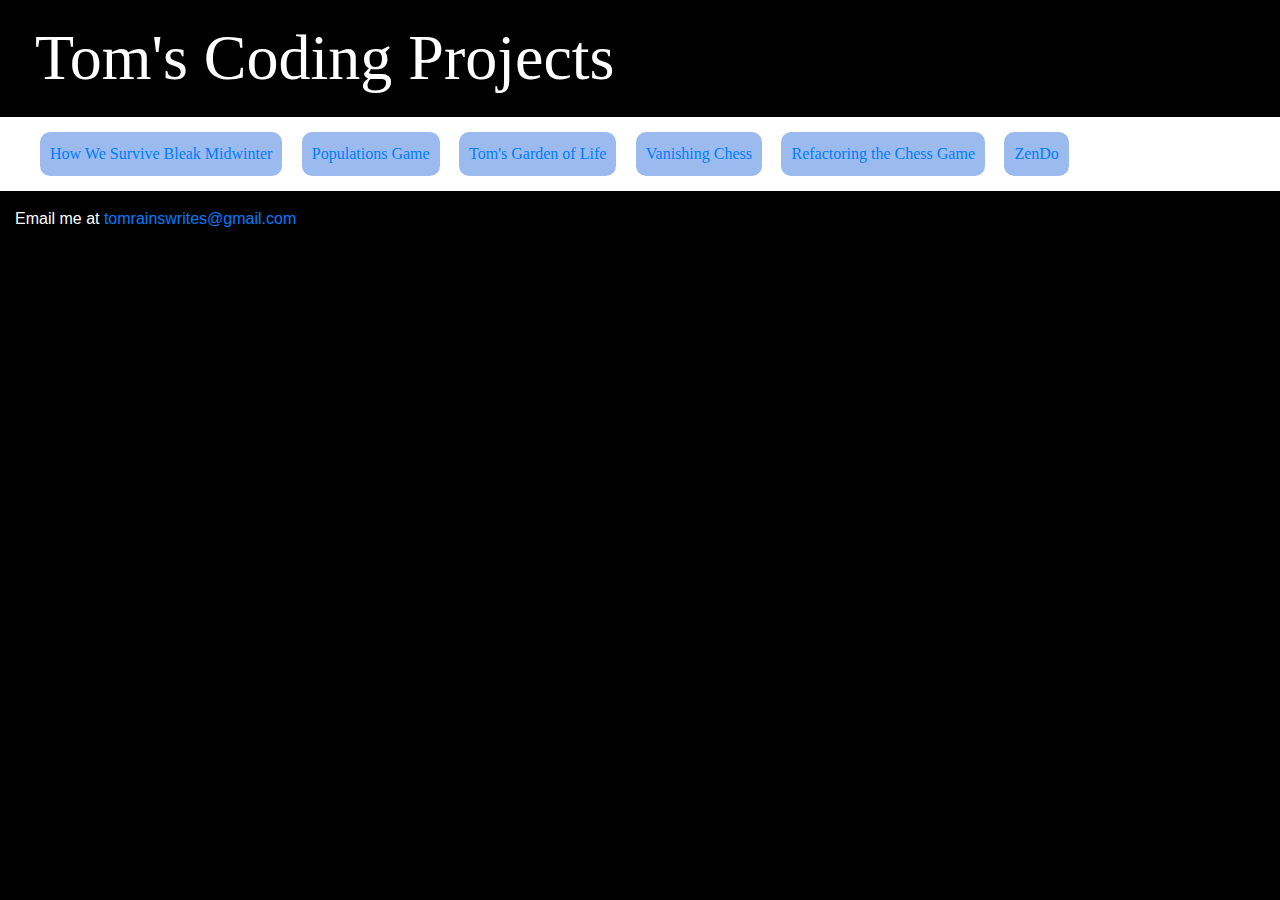
<file: index.html>
<!doctype html>
<html lang="en">
  <head>
    <!-- Required meta tags -->
    <meta charset="utf-8">
    <meta name="viewport" content="width=device-width, initial-scale=1, shrink-to-fit=no">

    <!-- Bootstrap CSS -->
    <link rel="stylesheet" href="https://stackpath.bootstrapcdn.com/bootstrap/4.3.1/css/bootstrap.min.css" integrity="sha384-ggOyR0iXCbMQv3Xipma34MD+dH/1fQ784/j6cY/iJTQUOhcWr7x9JvoRxT2MZw1T" crossorigin="anonymous">

    <!-- My own CSS -->
    <link rel="stylesheet" href="styles.css">
    
    <title>Coding Projects by Tom Rains</title>
  </head>
  <body>
    <h1>Tom's Coding Projects</h1>
    <div class="projects">
      <ol>
        <li><a href="projects/bleak-midwinter/bleak-midwinter.html">How We Survive Bleak Midwinter</a></li>
        <li><a href="https://tomrains.github.io/populations-game/">Populations Game</a></li>
        <li><a href="projects/conways-game-of-life/index.html">Tom's Garden of Life</a></li>
        <li><a href="projects/vanishing-chess/index.html">Vanishing Chess</a></li>
        <li><a href="projects/refactoring/index.html">Refactoring the Chess Game</a></li>
        <li><a href="https://tomrains.github.io/ZenDo/">ZenDo</a></li>
      </ol>
    </div>
    
    <footer>
      <p>Email me at <a href="mailto:tomrainswrites@gmail.com">tomrainswrites@gmail.com</a></p>
    </footer>

    <!-- Optional JavaScript -->
    <!-- jQuery first, then Popper.js, then Bootstrap JS -->
    <script src="https://code.jquery.com/jquery-3.3.1.slim.min.js" integrity="sha384-q8i/X+965DzO0rT7abK41JStQIAqVgRVzpbzo5smXKp4YfRvH+8abtTE1Pi6jizo" crossorigin="anonymous"></script>
    <script src="https://cdnjs.cloudflare.com/ajax/libs/popper.js/1.14.7/umd/popper.min.js" integrity="sha384-UO2eT0CpHqdSJQ6hJty5KVphtPhzWj9WO1clHTMGa3JDZwrnQq4sF86dIHNDz0W1" crossorigin="anonymous"></script>
    <script src="https://stackpath.bootstrapcdn.com/bootstrap/4.3.1/js/bootstrap.min.js" integrity="sha384-JjSmVgyd0p3pXB1rRibZUAYoIIy6OrQ6VrjIEaFf/nJGzIxFDsf4x0xIM+B07jRM" crossorigin="anonymous"></script>
  </body>
</html>
</file>
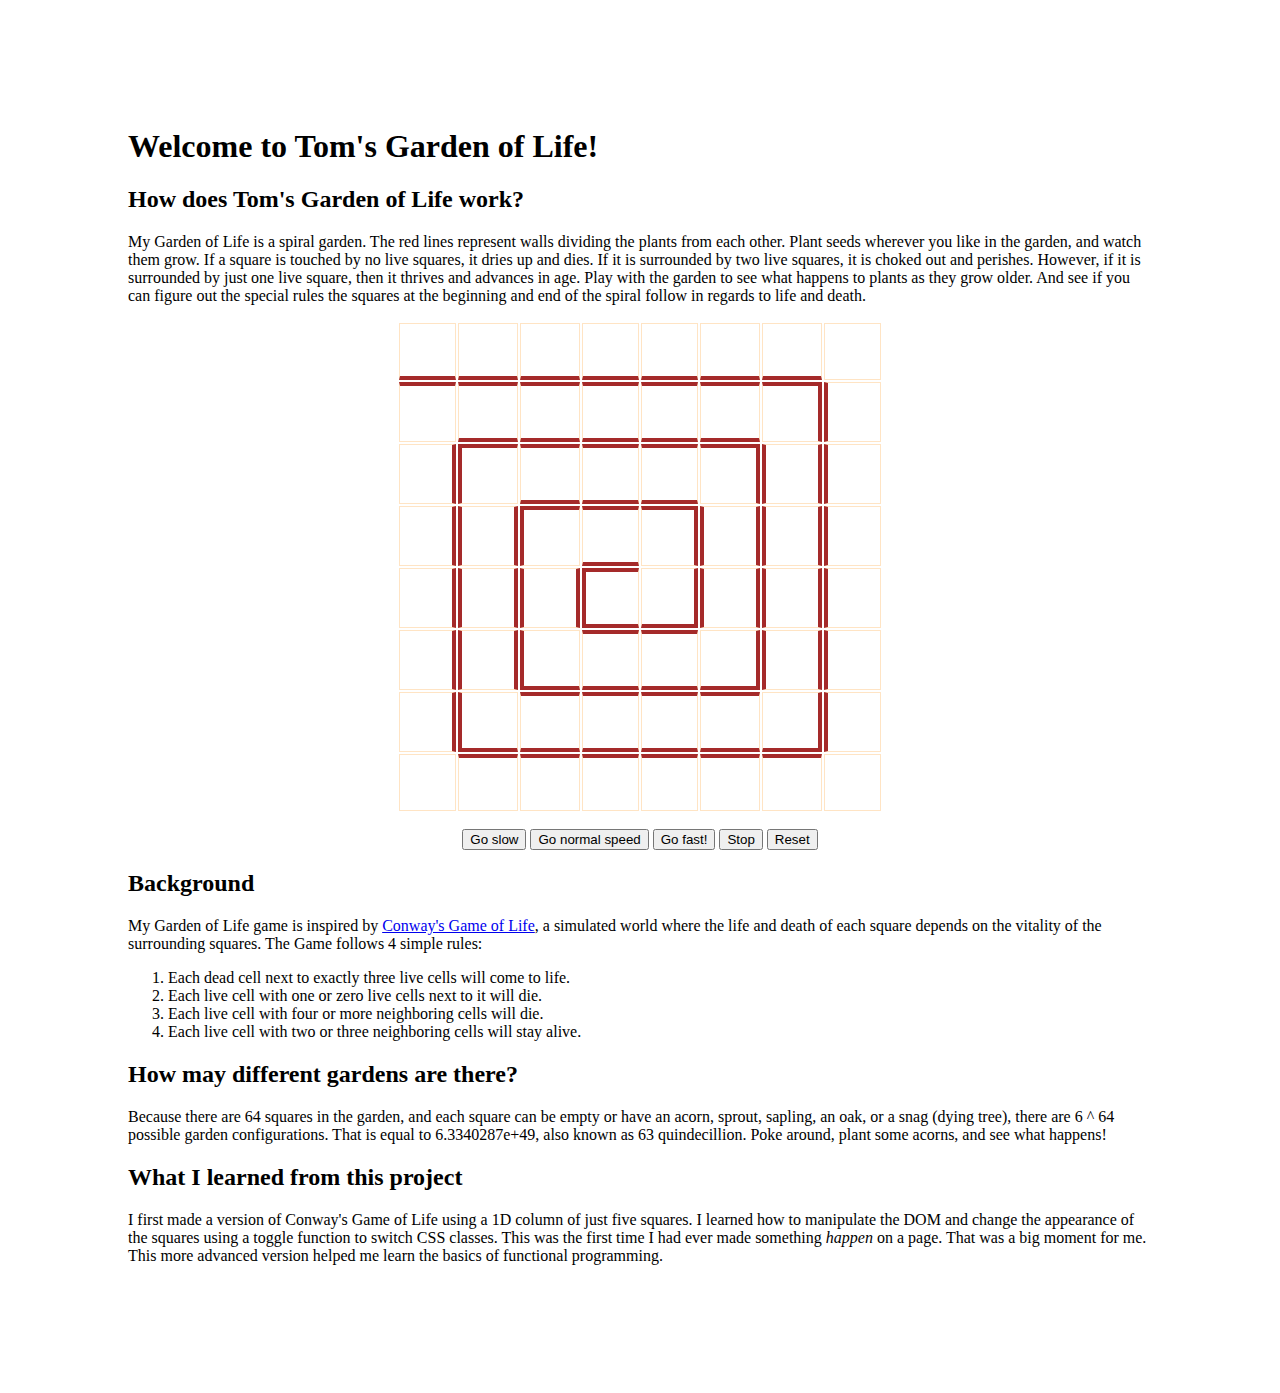
<file: projects/conways-game-of-life/index.html>
<!DOCTYPE html>
<html>
  <head>
    <meta charset="UTF-8">
    <link rel="stylesheet" type="text/css" href="styles.css">
    <title>Tom's Garden of Life</title>
  </head>
  <body>
    <script src="conway.js"></script>
    <h1>Welcome to Tom's Garden of Life!</h1>
    <!-- Refactoring attempts below -->
    <!-- Create a table, and will use the outer ones as the light-ups. -->
    <h2>How does Tom's Garden of Life work?</h2>
    <p>My Garden of Life is a spiral garden. The red lines represent walls dividing the plants from each other. Plant seeds wherever you like in the garden, and watch them grow. If a square is touched by no live squares, it dries up and dies. If it is surrounded by two live squares, it is choked out and perishes. However, if it is surrounded by just one live square, then it thrives and advances in age. Play with the garden to see what happens to plants as they grow older. And see if you can figure out the special rules the squares at the beginning and end of the spiral follow in regards to life and death.</p>
    <table align="center">
      <tr>
        <td onclick="lifeAndDeath(this)" class="" id="0"></td>
        <td onclick="lifeAndDeath(this)" class="" id="1"></td>
        <td onclick="lifeAndDeath(this)" class="" id="2"></td>
        <td onclick="lifeAndDeath(this)" class="" id="3"></td>
        <td onclick="lifeAndDeath(this)" class="" id="4"></td>
        <td onclick="lifeAndDeath(this)" class="" id="5"></td>
        <td onclick="lifeAndDeath(this)" class="" id="6"></td>
        <td onclick="lifeAndDeath(this)" class="" id="7"></td>
      </tr>
      <tr>
        <td onclick="lifeAndDeath(this)" class="" id="27"></td>
        <td onclick="lifeAndDeath(this)" class="" id="28"></td>
        <td onclick="lifeAndDeath(this)" class="" id="29"></td>
        <td onclick="lifeAndDeath(this)" class="" id="30"></td>
        <td onclick="lifeAndDeath(this)" class="" id="31"></td>
        <td onclick="lifeAndDeath(this)" class="" id="32"></td>
        <td onclick="lifeAndDeath(this)" class="" id="33"></td>
        <td onclick="lifeAndDeath(this)" class="" id="8"></td>
      </tr>
      <tr>
        <td onclick="lifeAndDeath(this)" class="" id="26"></td>
        <td onclick="lifeAndDeath(this)" class="" id="47"></td>
        <td onclick="lifeAndDeath(this)" class="" id="48"></td>
        <td onclick="lifeAndDeath(this)" class="" id="49"></td>
        <td onclick="lifeAndDeath(this)" class="" id="50"></td>
        <td onclick="lifeAndDeath(this)" class="" id="51"></td>
        <td onclick="lifeAndDeath(this)" class="" id="34"></td>
        <td onclick="lifeAndDeath(this)" class="" id="9"></td>
      </tr>
      <tr>
        <td onclick="lifeAndDeath(this)" class="" id="25"></td>
        <td onclick="lifeAndDeath(this)" class="" id="46"></td>
        <td onclick="lifeAndDeath(this)" class="" id="59"></td>
        <td onclick="lifeAndDeath(this)" class="" id="60"></td>
        <td onclick="lifeAndDeath(this)" class="" id="61"></td>
        <td onclick="lifeAndDeath(this)" class="" id="52"></td>
        <td onclick="lifeAndDeath(this)" class="" id="35"></td>
        <td onclick="lifeAndDeath(this)" class="" id="10"></td>
      </tr>
      <tr>
        <td onclick="lifeAndDeath(this)" class="" id="24"></td>
        <td onclick="lifeAndDeath(this)" class="" id="45"></td>
        <td onclick="lifeAndDeath(this)" class="" id="58"></td>
        <td onclick="lifeAndDeath(this)" class="" id="63"></td>
        <td onclick="lifeAndDeath(this)" class="" id="62"></td>
        <td onclick="lifeAndDeath(this)" class="" id="53"></td>
        <td onclick="lifeAndDeath(this)" class="" id="36"></td>
        <td onclick="lifeAndDeath(this)" class="" id="11"></td>
      </tr>
      <tr>
        <td onclick="lifeAndDeath(this)" class="" id="23"></td>
        <td onclick="lifeAndDeath(this)" class="" id="44"></td>
        <td onclick="lifeAndDeath(this)" class="" id="57"></td>
        <td onclick="lifeAndDeath(this)" class="" id="56"></td>
        <td onclick="lifeAndDeath(this)" class="" id="55"></td>
        <td onclick="lifeAndDeath(this)" class="" id="54"></td>
        <td onclick="lifeAndDeath(this)" class="" id="37"></td>
        <td onclick="lifeAndDeath(this)" class="" id="12"></td>
      </tr>
      <tr>
        <td onclick="lifeAndDeath(this)" class="" id="22"></td>
        <td onclick="lifeAndDeath(this)" class="" id="43"></td>
        <td onclick="lifeAndDeath(this)" class="" id="42"></td>
        <td onclick="lifeAndDeath(this)" class="" id="41"></td>
        <td onclick="lifeAndDeath(this)" class="" id="40"></td>
        <td onclick="lifeAndDeath(this)" class="" id="39"></td>
        <td onclick="lifeAndDeath(this)" class="" id="38"></td>
        <td onclick="lifeAndDeath(this)" class="" id="13"></td>
      </tr>
      <tr>
        <td onclick="lifeAndDeath(this)" class="" id="21"></td>
        <td onclick="lifeAndDeath(this)" class="" id="20"></td>
        <td onclick="lifeAndDeath(this)" class="" id="19"></td>
        <td onclick="lifeAndDeath(this)" class="" id="18"></td>
        <td onclick="lifeAndDeath(this)" class="" id="17"></td>
        <td onclick="lifeAndDeath(this)" class="" id="16"></td>
        <td onclick="lifeAndDeath(this)" class="" id="15"></td>
        <td onclick="lifeAndDeath(this)" class="" id="14"></td>
      </tr>
    </table>
    <p id="buttons">
      <button onclick="stop(); slowTrue(); goSlow();" class="btn success" id="slow">Go slow</button>
      <button onclick="stop(); normalTrue(); goNormal();" class="btn success" id="normal">Go normal speed</button>
      <button onclick="stop(); fastTrue(); goFast();" class="btn success" id="fast">Go fast!</button>
      <button onclick="stop()" class="btn success" id="stop">Stop</button>
      <button onclick="stop(); reset();" class="btn success" id="reset">Reset</button>
      <span id="year"></span>
    </p>
    <h2>Background</h2>
    <p>My Garden of Life game is inspired by <a href="https://bitstorm.org/gameoflife/" target="_blank">Conway's Game of Life</a>, a simulated world where the life and death of each square depends on the vitality of the surrounding squares. The Game follows 4 simple rules:
      <ol>
        <li>Each dead cell next to exactly three live cells will come to life.</li>
        <li>Each live cell with one or zero live cells next to it will die.</li>
        <li>Each live cell with four or more neighboring cells will die.</li>
        <li>Each live cell with two or three neighboring cells will stay alive.</li>
      </ol>
    </p>
    <h2>How may different gardens are there?</h2>
    <p>Because there are 64 squares in the garden, and each square can be empty or have an acorn, sprout, sapling, an oak, or a snag (dying tree), there are 6 ^ 64 possible garden configurations. That is equal to 6.3340287e+49, also known as 63 quindecillion. Poke around, plant some acorns, and see what happens!</p>
    <h2>What I learned from this project</h2>
    <p>I first made a version of Conway's Game of Life using a 1D column of just five squares. I learned how to manipulate the DOM and change the appearance of the squares using a toggle function to switch CSS classes. This was the first time I had ever made something <em>happen</em> on a page. That was a big moment for me. This more advanced version helped me learn the basics of functional programming.</p>
  </body>
</html>
</file>
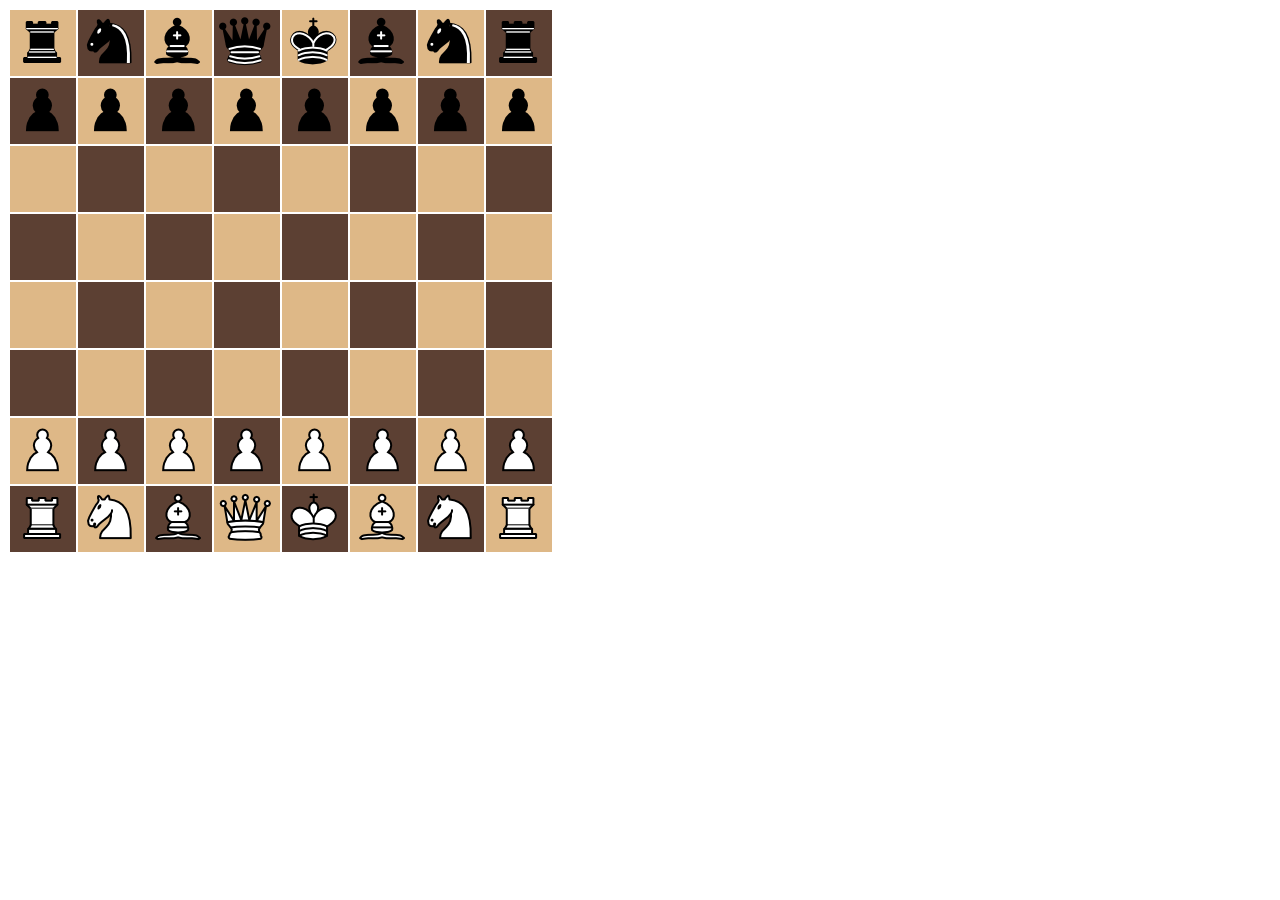
<file: projects/refactoring/index.html>
<!DOCTYPE html>
<html>
  <head>
    <meta charset="UTF-8">
    <title>Refactoring Chess - WIP</title>
    <link rel="stylesheet" href="styles.css" type="text/css">
  </head>
  <body>
  <table>
    <tr class="even-row">
      <td class="white-square blackPiece" id="1"><img src="images/black-rook.png"></td>
      <td class="black-square blackPiece" id="2"><img src="images/black-knight.png"></td>
      <td class="white-square blackPiece" id="3"><img src="images/black-bishop.png"></td>
      <td class="black-square blackPiece" id="4"><img src="images/black-queen.png"></td>
      <td class="white-square blackPiece hasBlackKing" id="5"><img src="images/black-king.png"></td>
      <td class="black-square blackPiece" id="6"><img src="images/black-bishop.png"></td>
      <td class="white-square blackPiece" id="7"><img src="images/black-knight.png"></td>
      <td class="black-square blackPiece" id="8"><img src="images/black-rook.png"></td>
    </tr>
      <td class="black-square blackPiece" id="9"><img src="images/black-pawn.png"></td>
      <td class="white-square blackPiece" id="10"><img src="images/black-pawn.png"></td>
      <td class="black-square blackPiece" id="11"><img src="images/black-pawn.png"></td>
      <td class="white-square blackPiece" id="12"><img src="images/black-pawn.png"></td>
      <td class="black-square blackPiece" id="13"><img src="images/black-pawn.png"></td>
      <td class="white-square blackPiece" id="14"><img src="images/black-pawn.png"></td>
      <td class="black-square blackPiece" id="15"><img src="images/black-pawn.png"></td>
      <td class="white-square blackPiece" id="16"><img src="images/black-pawn.png"></td>
    </tr>
    <tr class="even-row">
      <td class="white-square empty" id="17"></td>
      <td class="black-square empty" id="18"></td>
      <td class="white-square empty" id="19"></td>
      <td class="black-square empty" id="20"></td>
      <td class="white-square empty" id="21"></td>
      <td class="black-square empty" id="22"></td>
      <td class="white-square empty" id="23"></td>
      <td class="black-square empty" id="24"></td>
    </tr>
      <td class="black-square empty" id="25"></td>
      <td class="white-square empty" id="26"></td>
      <td class="black-square empty" id="27"></td>
      <td class="white-square empty" id="28"></td>
      <td class="black-square empty" id="29"></td>
      <td class="white-square empty" id="30"></td>
      <td class="black-square empty" id="31"></td>
      <td class="white-square empty" id="32"></td>
    </tr>
    <tr class="even-row">
      <td class="white-square empty" id="33"></td>
      <td class="black-square empty" id="34"></td>
      <td class="white-square empty" id="35"></td>
      <td class="black-square empty" id="36"></td>
      <td class="white-square empty" id="37"></td>
      <td class="black-square empty" id="38"></td>
      <td class="white-square empty" id="39"></td>
      <td class="black-square empty" id="40"></td>
    </tr>
      <td class="black-square empty" id="41"></td>
      <td class="white-square empty" id="42"></td>
      <td class="black-square empty" id="43"></td>
      <td class="white-square empty" id="44"></td>
      <td class="black-square empty" id="45"></td>
      <td class="white-square empty" id="46"></td>
      <td class="black-square empty" id="47"></td>
      <td class="white-square empty" id="48"></td>
    </tr>
    <tr class="even-row">
      <td class="white-square whitePiece" id="49"><img src="images/white-pawn.png"></td>
      <td class="black-square whitePiece" id="50"><img src="images/white-pawn.png"></td>
      <td class="white-square whitePiece" id="51"><img src="images/white-pawn.png"></td>
      <td class="black-square whitePiece" id="52"><img src="images/white-pawn.png"></td>
      <td class="white-square whitePiece" id="53"><img src="images/white-pawn.png"></td>
      <td class="black-square whitePiece" id="54"><img src="images/white-pawn.png"></td>
      <td class="white-square whitePiece" id="55"><img src="images/white-pawn.png"></td>
      <td class="black-square whitePiece" id="56"><img src="images/white-pawn.png"></td>
    </tr>
    <tr class="odd-row">
      <td class="black-square whitePiece" id="57"><img src="images/white-rook.png"></td>
      <td class="white-square whitePiece" id="58"><img src="images/white-knight.png"></td>
      <td class="black-square whitePiece" id="59"><img src="images/white-bishop.png"></td>
      <td class="white-square whitePiece" id="60"><img src="images/white-queen.png"></td>
      <td class="black-square whitePiece hasWhiteKing" id="61"><img src="images/white-king.png"></td>
      <td class="white-square whitePiece" id="62"><img src="images/white-bishop.png"></td>
      <td class="black-square whitePiece" id="63"><img src="images/white-knight.png"></td>
      <td class="white-square whitePiece" id="64"><img src="images/white-rook.png"></td>
    </tr>
  </table>
  <p style="display: none" class="whiteWins" id="whiteWins">Checkmate. White wins!</p>
  <p style="display: none" class="blackWins" id="blackWins">Checkmate. Black wins!</p>
  <script src="script.js"></script>
  </body>
</html>
</file>
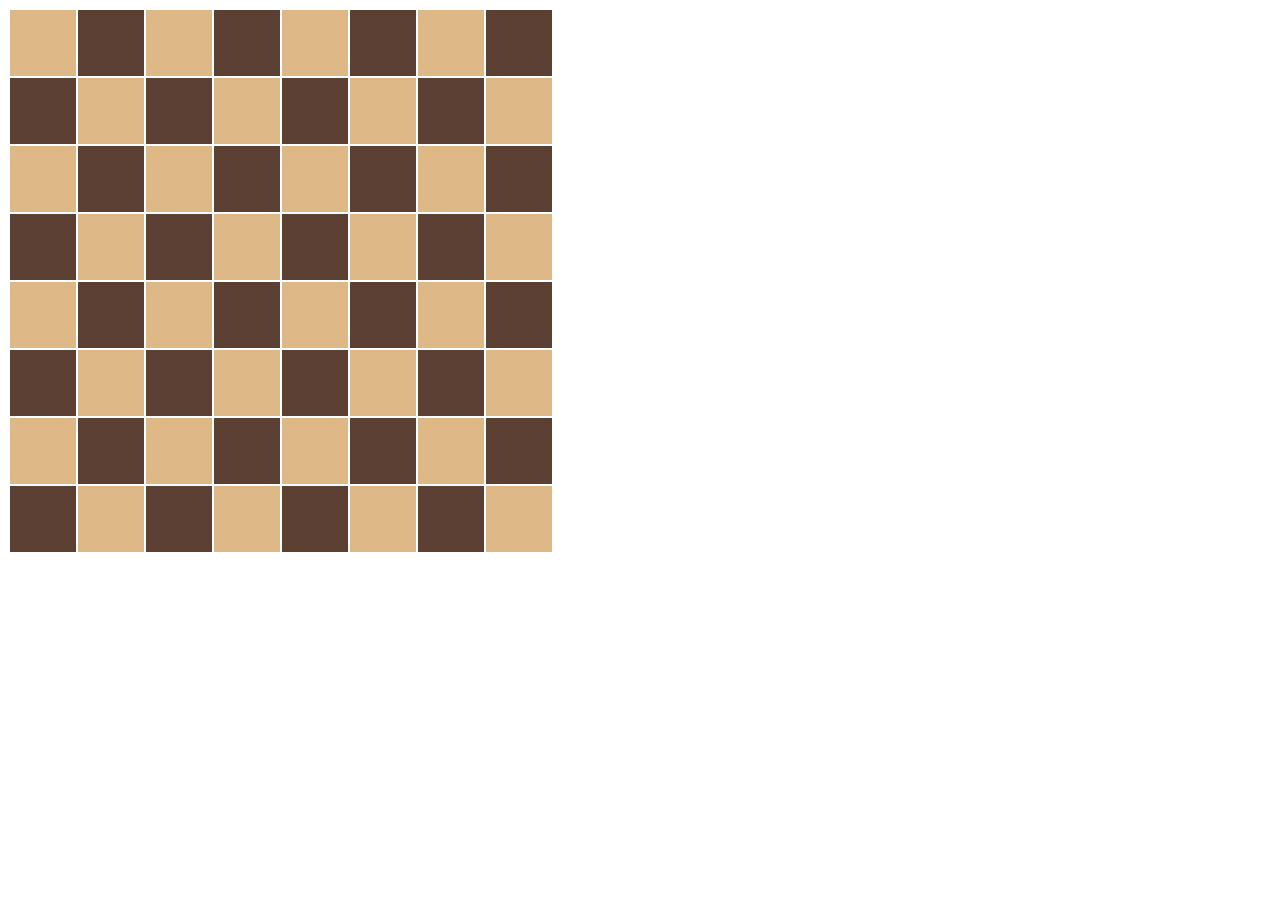
<file: projects/vanishing-chess/index.html>
<!DOCTYPE html>
<html>
  <head>
    <meta charset="UTF-8">
    <title>Vanishing Chess - Your Favorite New Chess Variant</title>
    <link rel="stylesheet" href="styles.css" type="text/css">
    <link rel="stylesheet" href="https://stackpath.bootstrapcdn.com/bootstrap/4.2.1/css/bootstrap.min.css" integrity="sha384-GJzZqFGwb1QTTN6wy59ffF1BuGJpLSa9DkKMp0DgiMDm4iYMj70gZWKYbI706tWS" crossorigin="anonymous">
  </head>
  <body>
  <table>
    <tr class="even-row">
      <td class="white-square blackPiece" id="1" onclick="selectedPiece(this); allowMove(this);"></td>
      <td class="black-square blackPiece" id="2" onclick="selectedPiece(this); allowMove(this);"></td>
      <td class="white-square blackPiece" id="3" onclick="selectedPiece(this); allowMove(this);"></td>
      <td class="black-square blackPiece" id="4" onclick="selectedPiece(this); allowMove(this);"></td>
      <td class="white-square blackPiece hasBlackKing" id="5" onclick="selectedPiece(this); allowMove(this);"></td>
      <td class="black-square blackPiece" id="6" onclick="selectedPiece(this); allowMove(this);"></td>
      <td class="white-square blackPiece" id="7" onclick="selectedPiece(this); allowMove(this);"></td>
      <td class="black-square blackPiece" id="8" onclick="selectedPiece(this); allowMove(this);"></td>
    </tr>
      <td class="black-square blackPiece" id="9" onclick="selectedPiece(this); allowMove(this);"></td>
      <td class="white-square blackPiece" id="10" onclick="selectedPiece(this); allowMove(this);"></td>
      <td class="black-square blackPiece" id="11" onclick="selectedPiece(this); allowMove(this);"></td>
      <td class="white-square blackPiece" id="12" onclick="selectedPiece(this); allowMove(this);"></td>
      <td class="black-square blackPiece" id="13" onclick="selectedPiece(this); allowMove(this);"></td>
      <td class="white-square blackPiece" id="14" onclick="selectedPiece(this); allowMove(this);"></td>
      <td class="black-square blackPiece" id="15" onclick="selectedPiece(this); allowMove(this);"></td>
      <td class="white-square blackPiece" id="16" onclick="selectedPiece(this); allowMove(this);"></td>
    </tr>
    <tr class="even-row">
      <td class="white-square empty" id="17" onclick="selectedPiece(this); allowMove(this);"></td>
      <td class="black-square empty" id="18" onclick="selectedPiece(this); allowMove(this);"></td>
      <td class="white-square empty" id="19" onclick="selectedPiece(this); allowMove(this);"></td>
      <td class="black-square empty" id="20" onclick="selectedPiece(this); allowMove(this);"></td>
      <td class="white-square empty" id="21" onclick="selectedPiece(this); allowMove(this);"></td>
      <td class="black-square empty" id="22" onclick="selectedPiece(this); allowMove(this);"></td>
      <td class="white-square empty" id="23" onclick="selectedPiece(this); allowMove(this);"></td>
      <td class="black-square empty" id="24" onclick="selectedPiece(this); allowMove(this);"></td>
    </tr>
      <td class="black-square empty" id="25" onclick="selectedPiece(this); allowMove(this);"></td>
      <td class="white-square empty" id="26" onclick="selectedPiece(this); allowMove(this);"></td>
      <td class="black-square empty" id="27" onclick="selectedPiece(this); allowMove(this);"></td>
      <td class="white-square empty" id="28" onclick="selectedPiece(this); allowMove(this);"></td>
      <td class="black-square empty" id="29" onclick="selectedPiece(this); allowMove(this);"></td>
      <td class="white-square empty" id="30" onclick="selectedPiece(this); allowMove(this);"></td>
      <td class="black-square empty" id="31" onclick="selectedPiece(this); allowMove(this);"></td>
      <td class="white-square empty" id="32" onclick="selectedPiece(this); allowMove(this);"></td>
    </tr>
    <tr class="even-row">
      <td class="white-square empty" id="33" onclick="selectedPiece(this); allowMove(this);"></td>
      <td class="black-square empty" id="34" onclick="selectedPiece(this); allowMove(this);"></td>
      <td class="white-square empty" id="35" onclick="selectedPiece(this); allowMove(this);"></td>
      <td class="black-square empty" id="36" onclick="selectedPiece(this); allowMove(this);"></td>
      <td class="white-square empty" id="37" onclick="selectedPiece(this); allowMove(this);"></td>
      <td class="black-square empty" id="38" onclick="selectedPiece(this); allowMove(this);"></td>
      <td class="white-square empty" id="39" onclick="selectedPiece(this); allowMove(this);"></td>
      <td class="black-square empty" id="40" onclick="selectedPiece(this); allowMove(this);"></td>
    </tr>
      <td class="black-square empty" id="41" onclick="selectedPiece(this); allowMove(this);"></td>
      <td class="white-square empty" id="42" onclick="selectedPiece(this); allowMove(this);"></td>
      <td class="black-square empty" id="43" onclick="selectedPiece(this); allowMove(this);"></td>
      <td class="white-square empty" id="44" onclick="selectedPiece(this); allowMove(this);"></td>
      <td class="black-square empty" id="45" onclick="selectedPiece(this); allowMove(this);"></td>
      <td class="white-square empty" id="46" onclick="selectedPiece(this); allowMove(this);"></td>
      <td class="black-square empty" id="47" onclick="selectedPiece(this); allowMove(this);"></td>
      <td class="white-square empty" id="48" onclick="selectedPiece(this); allowMove(this);"></td>
    </tr>
    <tr class="even-row">
      <td class="white-square whitePiece" id="49" onclick="selectedPiece(this); allowMove(this);"></td>
      <td class="black-square whitePiece" id="50" onclick="selectedPiece(this); allowMove(this);"></td>
      <td class="white-square whitePiece" id="51" onclick="selectedPiece(this); allowMove(this);"></td>
      <td class="black-square whitePiece" id="52" onclick="selectedPiece(this); allowMove(this);"></td>
      <td class="white-square whitePiece" id="53" onclick="selectedPiece(this); allowMove(this);"></td>
      <td class="black-square whitePiece" id="54" onclick="selectedPiece(this); allowMove(this);"></td>
      <td class="white-square whitePiece" id="55" onclick="selectedPiece(this); allowMove(this);"></td>
      <td class="black-square whitePiece" id="56" onclick="selectedPiece(this); allowMove(this);"></td>
    </tr>
    <tr class="odd-row">
      <td class="black-square whitePiece" id="57" onclick="selectedPiece(this); allowMove(this);"></td>
      <td class="white-square whitePiece" id="58" onclick="selectedPiece(this); allowMove(this);"></td>
      <td class="black-square whitePiece" id="59" onclick="selectedPiece(this); allowMove(this);"></td>
      <td class="white-square whitePiece" id="60" onclick="selectedPiece(this); allowMove(this);"></td>
      <td class="black-square whitePiece hasWhiteKing" id="61" onclick="selectedPiece(this); allowMove(this);"></td>
      <td class="white-square whitePiece" id="62" onclick="selectedPiece(this); allowMove(this);"></td>
      <td class="black-square whitePiece" id="63" onclick="selectedPiece(this); allowMove(this);"></td>
      <td class="white-square whitePiece" id="64" onclick="selectedPiece(this); allowMove(this);"></td>
    </tr>
  </table>
  <p style="display: none" class="whiteWins" id="whiteWins">Checkmate. White wins!</p>
  <p style="display: none" class="blackWins" id="blackWins">Checkmate. Black wins!</p>
  <script src="//ajax.googleapis.com/ajax/libs/jquery/1.7.2/jquery.min.js" type="text/javascript"></script>
  <script src="scripts.js"></script>
  </body>
</html>
</file>
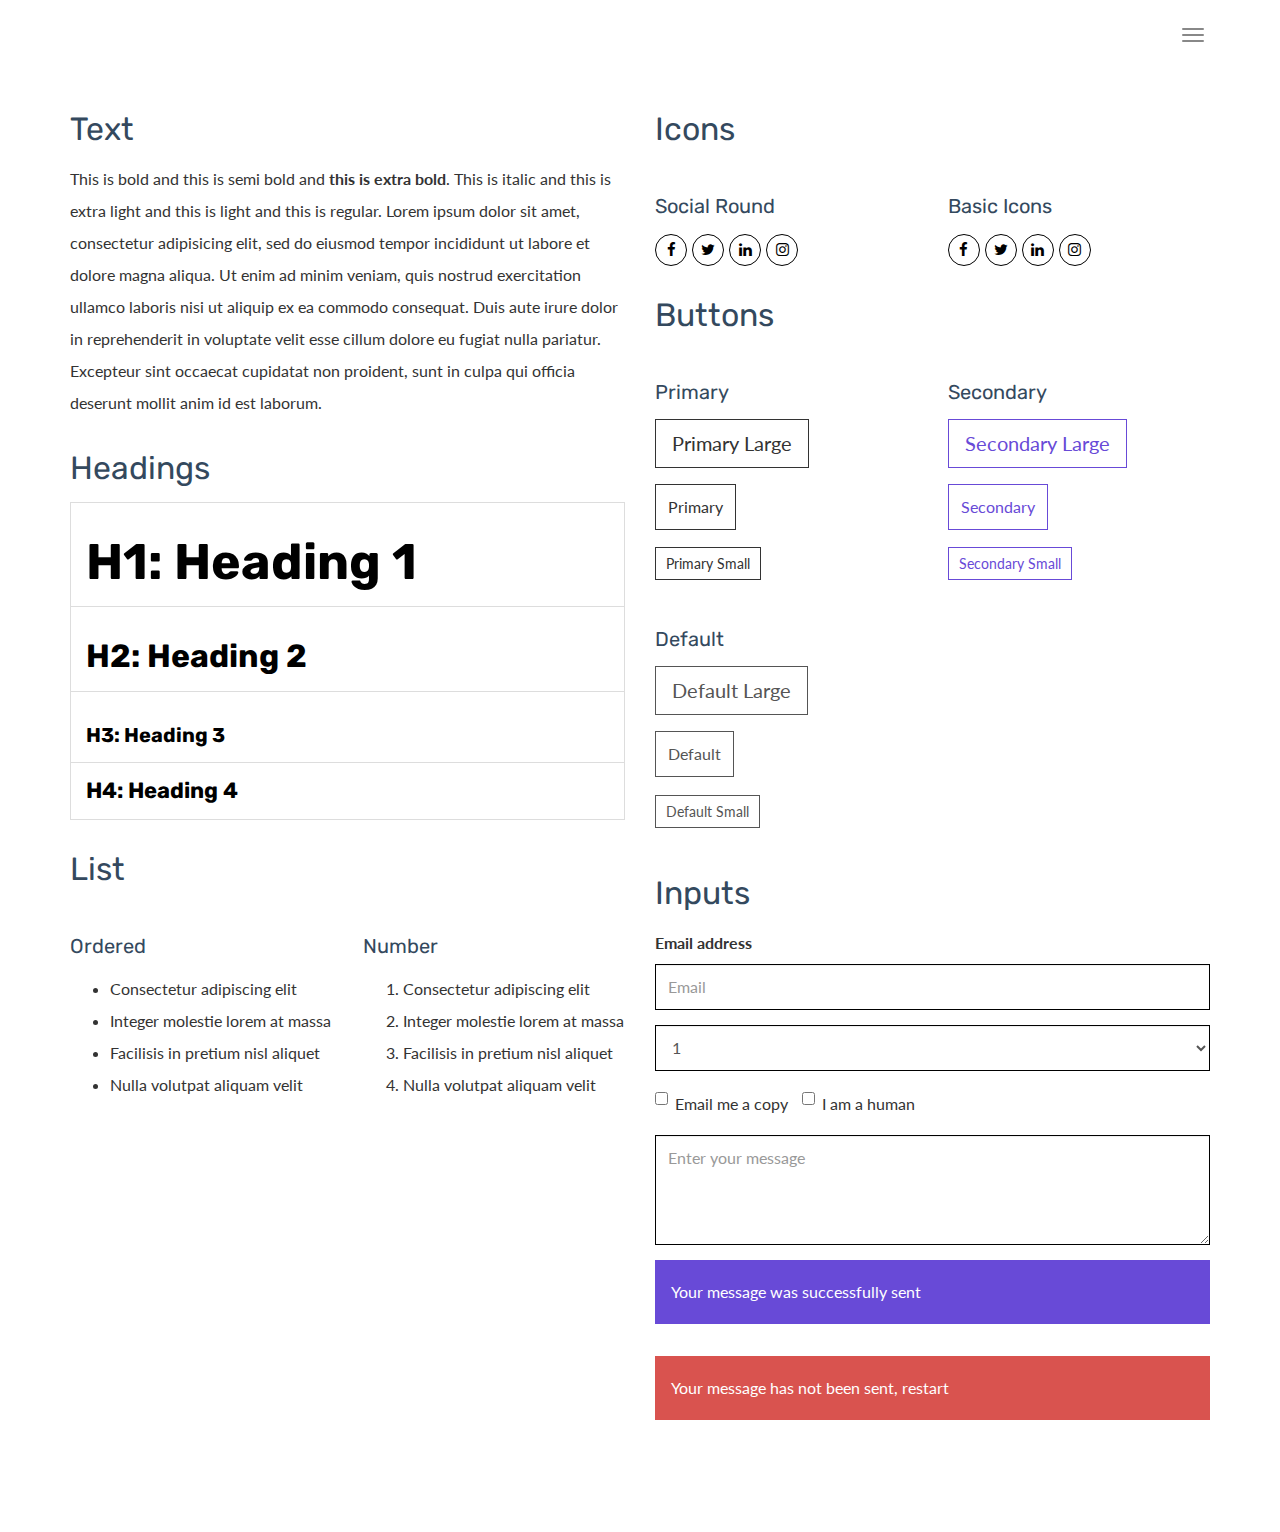
<file: complex/components.html>
<!DOCTYPE html>
<html lang="en">

<head>
  <meta charset="UTF-8">
  <meta content="IE=edge" http-equiv="X-UA-Compatible">
  <meta content="width=device-width,initial-scale=1" name="viewport">
  <meta content="description" name="description">
  <meta name="google" content="notranslate" />
  <meta content="Mashup templates have been developped by Orson.io team" name="author">

  <!-- Disable tap highlight on IE -->
  <meta name="msapplication-tap-highlight" content="no">
  
  <link rel="apple-touch-icon" sizes="180x180" href="./assets/apple-icon-180x180.png">
  <link href="./assets/favicon.ico" rel="icon">
  
  <title>Title page</title>  

<link href="./main.3da94fde.css" rel="stylesheet"></head>

<body>

 <!-- Add your content of header -->

<header>
  <nav class="navbar navbar-fixed-top navbar-default">
    <div class="container">
        <button type="button" class="navbar-toggle">
          <span class="sr-only">Toggle navigation</span>
          <span class="icon-bar"></span>
          <span class="icon-bar"></span>
          <span class="icon-bar"></span>
        </button>
        
      <nav class="navbar-fullscreen" id="navbar-middle">
        <button type="button" class="close" aria-label="Close"><span aria-hidden="true">&times;</span></button>
        <ul class="navbar-fullscreen-links">
          <li><a href="./index.html" title="">Home</a></li>
          <li><a href="./project.html" title="">Project</a></li>
          <li><a href="./about.html" title="">About me</a></li>
          <li><a href="./components.html" title="">Components</a></li>
        </ul>

        <div class="footer-container">
           
          <p><small>© Untitled | Website created with <a href="http://www.mashup-template.com/" title="Create website with free html template">Mashup Template</a>/<a href="https://www.unsplash.com/" title="Beautiful Free Images">Unsplash</a></small></p>
          <p class="footer-share-icons">
              <a href="https://www.twitter.com" class="fa-icon" title="">
                  <i class="fa fa-twitter" aria-hidden="true"></i>
              </a>
              <a href="https://www.linkedin.com" class="fa-icon" title="">
                  <i class="fa fa-instagram" aria-hidden="true"></i>
              </a>
              <a href="https://www.behance.com" class="fa-icon" title="">
                  <i class="fa fa-behance" aria-hidden="true"></i>
              </a>
              <a href="https://www.vimeo.com" class="fa-icon" title="">
                  <i class="fa fa-vimeo" aria-hidden="true"></i>
              </a>
          </p>
                       
        </div>


      </nav> 
    
    </div>
  </nav>
</header>

<div class="section-container">
  <!-- Add your site or app content here -->
  <div class="container">
    <div class="row">
      <div class="col-xs-12 col-md-6">

        <div class="template-example">
          <h2 class="template-title-example">Text</h2>
          <p>This is bold and this is semi bold and <b>this is extra bold</b>. This is italic and this is extra light and this is light
          and this is regular. Lorem ipsum dolor sit amet, consectetur adipisicing elit, sed do eiusmod
          tempor incididunt ut labore et dolore magna aliqua. Ut enim ad minim veniam,
          quis nostrud exercitation ullamco laboris nisi ut aliquip ex ea commodo
          consequat. Duis aute irure dolor in <a href="" title="">reprehenderit</a> in voluptate velit esse
          cillum dolore eu fugiat nulla pariatur. Excepteur sint occaecat cupidatat non
          proident, sunt in culpa qui officia deserunt mollit anim id est laborum.
          </p>
        </div>

        <div class="template-example">
          <h2 class="template-title-example">Headings</h2>
          
          <table class="table table-bordered">
            <tr><td><h1>H1: Heading 1</h1></td></tr>
            <tr><td><h2>H2: Heading 2</h2></td></tr>
            <tr><td><h3>H3: Heading 3</h3></td></tr>
            <tr><td><h4>H4: Heading 4</h4></td></tr>
          </table>
        </div>

        <div class="template-example">
          <h2 class="template-title-example">List</h2>
          <div class="row">
            <div class="col-md-6">
              <h3 class="template-title-example">Ordered</h3>
              <ul>
                <li>Consectetur adipiscing elit</li>
                <li>Integer molestie lorem at massa</li>
                <li>Facilisis in pretium nisl aliquet</li>
                <li>Nulla volutpat aliquam velit</li>
              </ul>
            </div>
            <div class="col-md-6">
              <h3 class="template-title-example">Number</h3>
              <ol>
                <li>Consectetur adipiscing elit</li>
                <li>Integer molestie lorem at massa</li>
                <li>Facilisis in pretium nisl aliquet</li>
                <li>Nulla volutpat aliquam velit</li>
              </ol>
            </div>
          </div>
        </div>

        
      </div>

      <div class="col-xs-12 col-md-6">
        <div class="template-example">
          <h2 class="template-title-example">Icons</h2>
          
          <div class="row">
            <div class="col-md-6">
              <h3 class="template-title-example">Social Round</h2>
              <ul class="list-icons">
                <li>
                  <a href="" class="social-round-icon fa-icon">
                    <i class="fa fa-facebook"></i>
                  </a>
                </li>
                <li>
                  <a href="" class="social-round-icon fa-icon">
                    <i class="fa fa-twitter"></i>
                  </a>
                </li>
                <li>
                  <a href="" class="social-round-icon fa-icon">
                    <i class="fa fa-linkedin"></i>
                  </a>
                </li>
                <li>
                  <a href="" class="social-round-icon fa-icon">
                    <i class="fa fa-instagram"></i>
                  </a>
                </li>
              </ul>
            </div>
            <div class="col-md-6">
               <h3 class="template-title-example">Basic Icons</h2>
                <ul class="list-icons">
                  <li>
                    <span class="fa-icon">
                      <i class="fa fa-facebook"></i>
                    </span>
                  </li>
                  <li>
                    <span class="fa-icon">
                      <i class="fa fa-twitter"></i>
                    </span>
                  </li>
                  <li>
                    <span class="fa-icon">
                      <i class="fa fa-linkedin"></i>
                    </span>
                  </li>
                  <li>
                    <span class="fa-icon">
                      <i class="fa fa-instagram"></i>
                    </span>
                  </li>
                </ul>
            </div>

          </div>


          


        </div>

        <div class="template-example">
          <h2 class="template-title-example">Buttons</h2>
          <div class="row">
            <div class="col-md-6">
              <h3 class="template-title-example">Primary</h2>
              <div class="row">
                  <div class="col-md-6">
                  <p><a href="" class="btn btn-primary btn-lg">Primary Large</a></p>
                  <p><a href="" class="btn btn-primary">Primary </a></p>
                  <p><a href="" class="btn btn-primary btn-sm">Primary Small</a></p>
                </div>
              </div>

              <h3 class="template-title-example">Default</h2>
              <div class="row">
                  <div class="col-md-6">
                  <p><a href="" class="btn btn-default btn-lg">Default Large</a></p>
                  <p><a href="" class="btn btn-default">Default </a></p>
                  <p><a href="" class="btn btn-default btn-sm">Default Small</a></p>
                </div>
              </div>

            </div>

            <div class="col-md-6">
              <h3 class="template-title-example">Secondary</h2>
              <div class="row">
                  <div class="col-md-6">
                  <p><a href="" class="btn btn-info btn-lg">Secondary Large</a></p>
                  <p><a href="" class="btn btn-info">Secondary </a></p>
                  <p><a href="" class="btn btn-info btn-sm">Secondary Small</a></p>
                </div>
              </div>
            </div>
          </div>
        </div>
        
        <div class="template-example">
          <h2 class="template-title-example">Inputs</h2>

            <div class="form-group">
              <label for="exampleInputEmail1">Email address</label>
              <input type="email" class="form-control" id="exampleInputEmail1" placeholder="Email">
            </div>

            <div class="form-group">
              <select class="form-control">
                <option>1</option>
                <option>2</option>
                <option>3</option>
                <option>4</option>
                <option>5</option>
              </select>
            </div>

            <div class="form-group">
              <label class="checkbox-inline">
                <input 
                type="checkbox" id="inlineCheckbox1" value="option1"> Email me a copy
              </label>
              <label class="checkbox-inline">
                <input type="checkbox" id="inlineCheckbox2" value="option2"> I am a human
              </label>
            </div>

            <div class="form-group">
              <textarea class="form-control" rows="3" placeholder="Enter your message"></textarea>
            </div>
            
            <div class="alert alert-success" role="alert">Your message was successfully sent</div>
            <div class="alert alert-danger" role="alert">Your message has not been sent, restart</div>
        </div>




      </div>
    </div>
  </div>

</div>




<script>
    document.addEventListener("DOMContentLoaded", function (event) {
      navbarToggleSidebar();
      closeMenuBeforeGoingToPage();
      navActivePage();
    });
</script>
 <script type="text/javascript" src="./main.4c6e144e.js"></script></body>

</html>
</file>
<file: styles.css>
/* Let's add some CSS styling to the homepage*/
body {
  background: black;
}

h1 {
  color: white;
  font-family: verdana;
  font-size: 400%;
  padding: 20px;
  margin: 0 0 0 15px;
}

li {
  display: inline-block;
  margin: 15px 15px 15px 0px;
  padding: 10px 10px 10px 10px;
  background: #9bbbef;
  border-radius: 10px;
  font-family: verdana;
}

.projects {
  background: white;
}

footer p {
  margin: 0 0 0 15px;
  color: white;
}
</file>
<file: projects/conways-game-of-life/styles.css>
img {
  max-width: 85%;
  max-height: 85%;
}

body {
  margin: 10%;
}

table {
  table-layout: fixed;
}

td {
  max-width: 50px;
  max-height: 50px;
  overflow: hidden;
}

#buttons {
  text-align: center;
}

#year {
  /*nothing for now*/
}

.alive {
/*   just a holder used to see if something is alive and calculate its next move */
}

.alive1 {
  height: 50px;
  width: 50px;
/*   background-color: lightgreen; */
  border: 1px solid bisque;
  text-align: center;
}

.alive2 {
  height: 50px;
  width: 50px;
/*   background-color: green; */
  border: 1px solid bisque;
  text-align: center;
}

.alive3 {
  height: 50px;
  width: 50px;
/*   background-color: orange; */
  border: 1px solid bisque;
  text-align: center;
}

.alive4 {
  height: 50px;
  width: 50px;
/*   background-color: chocolate; */
  border: 1px solid bisque;
  text-align: center;
}

td {
  width: 50px;
  height: 50px;
  background-color: white;
  border: 1px solid bisque;
  text-align: center;
}

.hide {
  height: 50px;
  width: 50px;
  background-color: white;
  border: 2px solid white;
  text-align: center;
}

[id="0"], [id="1"], [id="2"], [id="3"], [id="4"], [id="5"], [id="6"] {
  border-bottom: 4px solid brown;
}

[id="8"], [id="9"], [id="10"], [id="11"], [id="12"], [id="13"] {
  border-left: 4px solid brown;
}

[id="15"], [id="16"], [id="17"], [id="18"], [id="19"], [id="20"], [id="27"] {
  border-top: 4px solid brown;
}

[id="22"], [id="23"], [id="24"], [id="25"], [id="26"] {
  border-right: 4px solid brown;
}

[id="28"], [id="29"], [id="30"], [id="31"], [id="32"] {
  border-top: 4px solid brown;
  border-bottom: 4px solid brown;
}

[id="33"], [id="51"], [id="61"] {
  border-right: 4px solid brown;
  border-top: 4px solid brown;
}

[id="34"], [id="35"], [id="36"], [id="37"] {
  border-right: 4px solid brown;
  border-left: 4px solid brown;
}

[id="38"], [id="54"], [id="62"] {
  border-right: 4px solid brown;
  border-bottom: 4px solid brown;
}

[id="39"], [id="40"], [id="41"], [id="42"] {
  border-top: 4px solid brown;
  border-bottom: 4px solid brown;
}

[id="43"], [id="57"] {
  border-left: 4px solid brown;
  border-bottom: 4px solid brown;
}

[id="44"], [id="45"], [id="46"] {
  border-right: 4px solid brown;
  border-left: 4px solid brown;
}

[id="47"], [id="59"] {
  border-top: 4px solid brown;
  border-left: 4px solid brown;
}

[id="48"], [id="49"], [id="50"] {
  border-top: 4px solid brown;
  border-bottom: 4px solid brown;
}

[id="52"], [id="53"] {
  border-right: 4px solid brown;
  border-left: 4px solid brown;
}

[id="55"], [id="56"] {
  border-top: 4px solid brown;
  border-bottom: 4px solid brown;
}

[id="58"] {
  border-right: 4px solid brown;
  border-left: 4px solid brown;
}

[id="60"] {
  border-top: 4px solid brown;
  border-bottom: 4px solid brown;
}

[id="63"] {
  border-top: 4px solid brown;
  border-bottom: 4px solid brown;
  border-left: 4px solid brown;
}
</file>
<file: projects/refactoring/styles.css>
.black-square {
  width: 64px;
  height: 64px;
  background-color: #5C4033;
}

.white-square {
  width: 64px;
  height: 64px;
  background-color: #DEB887
}

.selected {
  box-shadow: inset -2px 0 0 blue, inset 0 -2px 0 blue, inset 2px 0 0 blue, inset 0 2px 0 blue;
}

.hasWhiteKing {
  //used for quickly locating white king
}

.hasBlackKing {
  //used for quickly locating black king
}

.whiteInCheck, .blackInCheck {
  box-shadow: inset -4px 0 0 red, inset 0 -4px 0 red, inset 4px 0 0 red, inset 0 4px 0 red;
}

.blackPiece {
  //used to know where every black piece is  
}

.whitePiece {
  //used to know where every white piece is 
}

.whiteWins {
  //used after white has won to display a victory message
}

.blackWins {
  //used after black has won to display a victory message
}

img {
  max-width: 100%;
  max-height: 100%;
}
</file>
<file: projects/vanishing-chess/styles.css>
.black-square {
  width: 64px;
  height: 64px;
  background-color: #5C4033;
}

.white-square {
  width: 64px;
  height: 64px;
  background-color: #DEB887
}

.selected {
  box-shadow: inset -2px 0 0 blue, inset 0 -2px 0 blue, inset 2px 0 0 blue, inset 0 2px 0 blue;
}

.hasWhiteKing {
  //used for quickly locating white king
}

.hasBlackKing {
  //used for quickly locating black king
}

.whiteInCheck, .blackInCheck {
  box-shadow: inset -4px 0 0 red, inset 0 -4px 0 red, inset 4px 0 0 red, inset 0 4px 0 red;
}

.blackPiece {
  //used to know where every black piece is  
}

.whitePiece {
  //used to know where every white piece is 
}

.whiteWins {
  //used after white has won to display a victory message
}

.blackWins {
  //used after black has won to display a victory message
}

img {
  max-width: 100%;
  max-height: 100%;
}
</file>
<file: complex/main.3da94fde.css>
@import url(https://fonts.googleapis.com/css?family=Lato:300,700|Rubik:400,700);@import url(https://maxcdn.bootstrapcdn.com/font-awesome/4.7.0/css/font-awesome.min.css);/*!
 * Bootstrap v3.3.7 (http://getbootstrap.com)
 * Copyright 2011-2016 Twitter, Inc.
 * Licensed under MIT (https://github.com/twbs/bootstrap/blob/master/LICENSE)
 */
/*! normalize.css v3.0.3 | MIT License | github.com/necolas/normalize.css */html{font-family:sans-serif;-ms-text-size-adjust:100%;-webkit-text-size-adjust:100%}body{margin:0}article,aside,details,figcaption,figure,footer,header,hgroup,main,menu,nav,section,summary{display:block}audio,canvas,progress,video{display:inline-block;vertical-align:baseline}audio:not([controls]){display:none;height:0}[hidden],template{display:none}a{background-color:transparent}a:active,a:hover{outline:0}abbr[title]{border-bottom:1px dotted}b,strong{font-weight:700}dfn{font-style:italic}h1{font-size:2em;margin:.67em 0}mark{background:#ff0;color:#000}small{font-size:80%}sub,sup{font-size:75%;line-height:0;position:relative;vertical-align:baseline}sup{top:-.5em}sub{bottom:-.25em}img{border:0}svg:not(:root){overflow:hidden}figure{margin:1em 40px}hr{box-sizing:content-box;height:0}pre{overflow:auto}code,kbd,pre,samp{font-family:monospace,monospace;font-size:1em}button,input,optgroup,select,textarea{color:inherit;font:inherit;margin:0}button{overflow:visible}button,select{text-transform:none}button,html input[type=button],input[type=reset],input[type=submit]{-webkit-appearance:button;cursor:pointer}button[disabled],html input[disabled]{cursor:default}button::-moz-focus-inner,input::-moz-focus-inner{border:0;padding:0}input{line-height:normal}input[type=checkbox],input[type=radio]{box-sizing:border-box;padding:0}input[type=number]::-webkit-inner-spin-button,input[type=number]::-webkit-outer-spin-button{height:auto}input[type=search]{-webkit-appearance:textfield;box-sizing:content-box}input[type=search]::-webkit-search-cancel-button,input[type=search]::-webkit-search-decoration{-webkit-appearance:none}fieldset{border:1px solid silver;margin:0 2px;padding:.35em .625em .75em}textarea{overflow:auto}optgroup{font-weight:700}table{border-collapse:collapse;border-spacing:0}td,th{padding:0}

/*! Source: https://github.com/h5bp/html5-boilerplate/blob/master/src/css/main.css */@media print{*,:after,:before{background:transparent!important;color:#000!important;box-shadow:none!important;text-shadow:none!important}a,a:visited{text-decoration:underline}a[href]:after{content:" (" attr(href) ")"}abbr[title]:after{content:" (" attr(title) ")"}a[href^="#"]:after,a[href^="javascript:"]:after{content:""}blockquote,pre{border:1px solid #999;page-break-inside:avoid}thead{display:table-header-group}img,tr{page-break-inside:avoid}img{max-width:100%!important}h2,h3,p{orphans:3;widows:3}h2,h3{page-break-after:avoid}.navbar{display:none}.btn>.caret,.dropup>.btn>.caret{border-top-color:#000!important}.label{border:1px solid #000}.table{border-collapse:collapse!important}.table td,.table th{background-color:#fff!important}.table-bordered td,.table-bordered th{border:1px solid #ddd!important}}*,:after,:before{-webkit-box-sizing:border-box;-moz-box-sizing:border-box;box-sizing:border-box}html{font-size:10px;-webkit-tap-highlight-color:transparent}body{font-family:Lato,Helvetica,Arial,sans-serif;font-size:16px;line-height:2;color:#333;background-color:#fff}button,input,select,textarea{font-family:inherit;font-size:inherit;line-height:inherit}a{color:#333;text-decoration:none}a:focus,a:hover{color:#0d0d0d;text-decoration:underline}a:focus{outline:5px auto -webkit-focus-ring-color;outline-offset:-2px}figure{margin:0}img{vertical-align:middle}.img-responsive{display:block;max-width:100%;height:auto}.img-rounded{border-radius:0}.img-thumbnail{padding:4px;line-height:2;background-color:#fff;border:1px solid #ddd;border-radius:0;-webkit-transition:all .2s ease-in-out;-o-transition:all .2s ease-in-out;transition:all .2s ease-in-out;display:inline-block;max-width:100%;height:auto}.img-circle{border-radius:50%}hr{margin-top:32px;margin-bottom:32px;border:0;border-top:1px solid #eee}.sr-only{position:absolute;width:1px;height:1px;margin:-1px;padding:0;overflow:hidden;clip:rect(0,0,0,0);border:0}.sr-only-focusable:active,.sr-only-focusable:focus{position:static;width:auto;height:auto;margin:0;overflow:visible;clip:auto}[role=button]{cursor:pointer}.h1,.h2,.h3,.h4,.h5,.h6,h1,h2,h3,h4,h5,h6{font-family:Rubik,Helvetica,Arial,sans-serif;font-weight:700;line-height:1.1;color:#000}.h1 .small,.h1 small,.h2 .small,.h2 small,.h3 .small,.h3 small,.h4 .small,.h4 small,.h5 .small,.h5 small,.h6 .small,.h6 small,h1 .small,h1 small,h2 .small,h2 small,h3 .small,h3 small,h4 .small,h4 small,h5 .small,h5 small,h6 .small,h6 small{font-weight:400;line-height:1;color:#777}.h1,.h2,.h3,h1,h2,h3{margin-top:32px;margin-bottom:16px}.h1 .small,.h1 small,.h2 .small,.h2 small,.h3 .small,.h3 small,h1 .small,h1 small,h2 .small,h2 small,h3 .small,h3 small{font-size:65%}.h4,.h5,.h6,h4,h5,h6{margin-top:16px;margin-bottom:16px}.h4 .small,.h4 small,.h5 .small,.h5 small,.h6 .small,.h6 small,h4 .small,h4 small,h5 .small,h5 small,h6 .small,h6 small{font-size:75%}.h1,h1{font-size:50px}.h2,h2{font-size:37px}.h3,h3{font-size:29px}.h4,h4{font-size:22px}.h5,h5{font-size:16px}.h6,h6{font-size:14px}p{margin:0 0 16px}.lead{margin-bottom:32px;font-size:18px;font-weight:300;line-height:1.4}@media (min-width:768px){.lead{font-size:24px}}.small,small{font-size:87%}.mark,mark{background-color:#fcf8e3;padding:.2em}.text-left{text-align:left}.text-right{text-align:right}.text-center{text-align:center}.text-justify{text-align:justify}.text-nowrap{white-space:nowrap}.text-lowercase{text-transform:lowercase}.initialism,.text-uppercase{text-transform:uppercase}.text-capitalize{text-transform:capitalize}.text-muted{color:#777}.text-primary{color:#333}a.text-primary:focus,a.text-primary:hover{color:#1a1a1a}.text-success{color:#fff}a.text-success:focus,a.text-success:hover{color:#e6e6e6}.text-info{color:#31708f}a.text-info:focus,a.text-info:hover{color:#245269}.text-warning{color:#8a6d3b}a.text-warning:focus,a.text-warning:hover{color:#66512c}.text-danger{color:#fff}a.text-danger:focus,a.text-danger:hover{color:#e6e6e6}.bg-primary{color:#fff;background-color:#333}a.bg-primary:focus,a.bg-primary:hover{background-color:#1a1a1a}.bg-success{background-color:#684ad7}a.bg-success:focus,a.bg-success:hover{background-color:#4b2bc3}.bg-info{background-color:#d9edf7}a.bg-info:focus,a.bg-info:hover{background-color:#afd9ee}.bg-warning{background-color:#fcf8e3}a.bg-warning:focus,a.bg-warning:hover{background-color:#f7ecb5}.bg-danger{background-color:#d9534f}a.bg-danger:focus,a.bg-danger:hover{background-color:#c9302c}.page-header{padding-bottom:15px;margin:64px 0 32px;border-bottom:1px solid #eee}ol,ul{margin-top:0;margin-bottom:16px}ol ol,ol ul,ul ol,ul ul{margin-bottom:0}.list-inline,.list-unstyled{padding-left:0;list-style:none}.list-inline{margin-left:-5px}.list-inline>li{display:inline-block;padding-left:5px;padding-right:5px}dl{margin-top:0;margin-bottom:32px}dd,dt{line-height:2}dt{font-weight:700}dd{margin-left:0}.dl-horizontal dd:after,.dl-horizontal dd:before{content:" ";display:table}.dl-horizontal dd:after{clear:both}@media (min-width:768px){.dl-horizontal dt{float:left;width:160px;clear:left;text-align:right;overflow:hidden;text-overflow:ellipsis;white-space:nowrap}.dl-horizontal dd{margin-left:180px}}abbr[data-original-title],abbr[title]{cursor:help;border-bottom:1px dotted #777}.initialism{font-size:90%}blockquote{padding:16px 32px;margin:0 0 32px;font-size:20px;border-left:5px solid #eee}blockquote ol:last-child,blockquote p:last-child,blockquote ul:last-child{margin-bottom:0}blockquote .small,blockquote footer,blockquote small{display:block;font-size:80%;line-height:2;color:#777}blockquote .small:before,blockquote footer:before,blockquote small:before{content:"\2014   \A0"}.blockquote-reverse,blockquote.pull-right{padding-right:15px;padding-left:0;border-right:5px solid #eee;border-left:0;text-align:right}.blockquote-reverse .small:before,.blockquote-reverse footer:before,.blockquote-reverse small:before,blockquote.pull-right .small:before,blockquote.pull-right footer:before,blockquote.pull-right small:before{content:""}.blockquote-reverse .small:after,.blockquote-reverse footer:after,.blockquote-reverse small:after,blockquote.pull-right .small:after,blockquote.pull-right footer:after,blockquote.pull-right small:after{content:"\A0   \2014"}address{margin-bottom:32px;font-style:normal;line-height:2}code,kbd,pre,samp{font-family:Menlo,Monaco,Consolas,Courier New,monospace}code{color:#c7254e;background-color:#f9f2f4}code,kbd{padding:2px 4px;font-size:90%;border-radius:0}kbd{color:#fff;background-color:#333;box-shadow:inset 0 -1px 0 rgba(0,0,0,.25)}kbd kbd{padding:0;font-size:100%;font-weight:700;box-shadow:none}pre{display:block;padding:15.5px;margin:0 0 16px;font-size:15px;line-height:2;word-break:break-all;word-wrap:break-word;color:#333;background-color:#f5f5f5;border:1px solid #ccc;border-radius:0}pre code{padding:0;font-size:inherit;color:inherit;white-space:pre-wrap;background-color:transparent;border-radius:0}.pre-scrollable{max-height:340px;overflow-y:scroll}.container{margin-right:auto;margin-left:auto;padding-left:15px;padding-right:15px}.container:after,.container:before{content:" ";display:table}.container:after{clear:both}@media (min-width:768px){.container{width:750px}}@media (min-width:992px){.container{width:970px}}@media (min-width:1200px){.container{width:1170px}}.container-fluid{margin-right:auto;margin-left:auto;padding-left:15px;padding-right:15px}.container-fluid:after,.container-fluid:before{content:" ";display:table}.container-fluid:after{clear:both}.row{margin-left:-15px;margin-right:-15px}.row:after,.row:before{content:" ";display:table}.row:after{clear:both}.col-lg-1,.col-lg-2,.col-lg-3,.col-lg-4,.col-lg-5,.col-lg-6,.col-lg-7,.col-lg-8,.col-lg-9,.col-lg-10,.col-lg-11,.col-lg-12,.col-md-1,.col-md-2,.col-md-3,.col-md-4,.col-md-5,.col-md-6,.col-md-7,.col-md-8,.col-md-9,.col-md-10,.col-md-11,.col-md-12,.col-sm-1,.col-sm-2,.col-sm-3,.col-sm-4,.col-sm-5,.col-sm-6,.col-sm-7,.col-sm-8,.col-sm-9,.col-sm-10,.col-sm-11,.col-sm-12,.col-xs-1,.col-xs-2,.col-xs-3,.col-xs-4,.col-xs-5,.col-xs-6,.col-xs-7,.col-xs-8,.col-xs-9,.col-xs-10,.col-xs-11,.col-xs-12{position:relative;min-height:1px;padding-left:15px;padding-right:15px}.col-xs-1,.col-xs-2,.col-xs-3,.col-xs-4,.col-xs-5,.col-xs-6,.col-xs-7,.col-xs-8,.col-xs-9,.col-xs-10,.col-xs-11,.col-xs-12{float:left}.col-xs-1{width:8.33333%}.col-xs-2{width:16.66667%}.col-xs-3{width:25%}.col-xs-4{width:33.33333%}.col-xs-5{width:41.66667%}.col-xs-6{width:50%}.col-xs-7{width:58.33333%}.col-xs-8{width:66.66667%}.col-xs-9{width:75%}.col-xs-10{width:83.33333%}.col-xs-11{width:91.66667%}.col-xs-12{width:100%}.col-xs-pull-0{right:auto}.col-xs-pull-1{right:8.33333%}.col-xs-pull-2{right:16.66667%}.col-xs-pull-3{right:25%}.col-xs-pull-4{right:33.33333%}.col-xs-pull-5{right:41.66667%}.col-xs-pull-6{right:50%}.col-xs-pull-7{right:58.33333%}.col-xs-pull-8{right:66.66667%}.col-xs-pull-9{right:75%}.col-xs-pull-10{right:83.33333%}.col-xs-pull-11{right:91.66667%}.col-xs-pull-12{right:100%}.col-xs-push-0{left:auto}.col-xs-push-1{left:8.33333%}.col-xs-push-2{left:16.66667%}.col-xs-push-3{left:25%}.col-xs-push-4{left:33.33333%}.col-xs-push-5{left:41.66667%}.col-xs-push-6{left:50%}.col-xs-push-7{left:58.33333%}.col-xs-push-8{left:66.66667%}.col-xs-push-9{left:75%}.col-xs-push-10{left:83.33333%}.col-xs-push-11{left:91.66667%}.col-xs-push-12{left:100%}.col-xs-offset-0{margin-left:0}.col-xs-offset-1{margin-left:8.33333%}.col-xs-offset-2{margin-left:16.66667%}.col-xs-offset-3{margin-left:25%}.col-xs-offset-4{margin-left:33.33333%}.col-xs-offset-5{margin-left:41.66667%}.col-xs-offset-6{margin-left:50%}.col-xs-offset-7{margin-left:58.33333%}.col-xs-offset-8{margin-left:66.66667%}.col-xs-offset-9{margin-left:75%}.col-xs-offset-10{margin-left:83.33333%}.col-xs-offset-11{margin-left:91.66667%}.col-xs-offset-12{margin-left:100%}@media (min-width:768px){.col-sm-1,.col-sm-2,.col-sm-3,.col-sm-4,.col-sm-5,.col-sm-6,.col-sm-7,.col-sm-8,.col-sm-9,.col-sm-10,.col-sm-11,.col-sm-12{float:left}.col-sm-1{width:8.33333%}.col-sm-2{width:16.66667%}.col-sm-3{width:25%}.col-sm-4{width:33.33333%}.col-sm-5{width:41.66667%}.col-sm-6{width:50%}.col-sm-7{width:58.33333%}.col-sm-8{width:66.66667%}.col-sm-9{width:75%}.col-sm-10{width:83.33333%}.col-sm-11{width:91.66667%}.col-sm-12{width:100%}.col-sm-pull-0{right:auto}.col-sm-pull-1{right:8.33333%}.col-sm-pull-2{right:16.66667%}.col-sm-pull-3{right:25%}.col-sm-pull-4{right:33.33333%}.col-sm-pull-5{right:41.66667%}.col-sm-pull-6{right:50%}.col-sm-pull-7{right:58.33333%}.col-sm-pull-8{right:66.66667%}.col-sm-pull-9{right:75%}.col-sm-pull-10{right:83.33333%}.col-sm-pull-11{right:91.66667%}.col-sm-pull-12{right:100%}.col-sm-push-0{left:auto}.col-sm-push-1{left:8.33333%}.col-sm-push-2{left:16.66667%}.col-sm-push-3{left:25%}.col-sm-push-4{left:33.33333%}.col-sm-push-5{left:41.66667%}.col-sm-push-6{left:50%}.col-sm-push-7{left:58.33333%}.col-sm-push-8{left:66.66667%}.col-sm-push-9{left:75%}.col-sm-push-10{left:83.33333%}.col-sm-push-11{left:91.66667%}.col-sm-push-12{left:100%}.col-sm-offset-0{margin-left:0}.col-sm-offset-1{margin-left:8.33333%}.col-sm-offset-2{margin-left:16.66667%}.col-sm-offset-3{margin-left:25%}.col-sm-offset-4{margin-left:33.33333%}.col-sm-offset-5{margin-left:41.66667%}.col-sm-offset-6{margin-left:50%}.col-sm-offset-7{margin-left:58.33333%}.col-sm-offset-8{margin-left:66.66667%}.col-sm-offset-9{margin-left:75%}.col-sm-offset-10{margin-left:83.33333%}.col-sm-offset-11{margin-left:91.66667%}.col-sm-offset-12{margin-left:100%}}@media (min-width:992px){.col-md-1,.col-md-2,.col-md-3,.col-md-4,.col-md-5,.col-md-6,.col-md-7,.col-md-8,.col-md-9,.col-md-10,.col-md-11,.col-md-12{float:left}.col-md-1{width:8.33333%}.col-md-2{width:16.66667%}.col-md-3{width:25%}.col-md-4{width:33.33333%}.col-md-5{width:41.66667%}.col-md-6{width:50%}.col-md-7{width:58.33333%}.col-md-8{width:66.66667%}.col-md-9{width:75%}.col-md-10{width:83.33333%}.col-md-11{width:91.66667%}.col-md-12{width:100%}.col-md-pull-0{right:auto}.col-md-pull-1{right:8.33333%}.col-md-pull-2{right:16.66667%}.col-md-pull-3{right:25%}.col-md-pull-4{right:33.33333%}.col-md-pull-5{right:41.66667%}.col-md-pull-6{right:50%}.col-md-pull-7{right:58.33333%}.col-md-pull-8{right:66.66667%}.col-md-pull-9{right:75%}.col-md-pull-10{right:83.33333%}.col-md-pull-11{right:91.66667%}.col-md-pull-12{right:100%}.col-md-push-0{left:auto}.col-md-push-1{left:8.33333%}.col-md-push-2{left:16.66667%}.col-md-push-3{left:25%}.col-md-push-4{left:33.33333%}.col-md-push-5{left:41.66667%}.col-md-push-6{left:50%}.col-md-push-7{left:58.33333%}.col-md-push-8{left:66.66667%}.col-md-push-9{left:75%}.col-md-push-10{left:83.33333%}.col-md-push-11{left:91.66667%}.col-md-push-12{left:100%}.col-md-offset-0{margin-left:0}.col-md-offset-1{margin-left:8.33333%}.col-md-offset-2{margin-left:16.66667%}.col-md-offset-3{margin-left:25%}.col-md-offset-4{margin-left:33.33333%}.col-md-offset-5{margin-left:41.66667%}.col-md-offset-6{margin-left:50%}.col-md-offset-7{margin-left:58.33333%}.col-md-offset-8{margin-left:66.66667%}.col-md-offset-9{margin-left:75%}.col-md-offset-10{margin-left:83.33333%}.col-md-offset-11{margin-left:91.66667%}.col-md-offset-12{margin-left:100%}}@media (min-width:1200px){.col-lg-1,.col-lg-2,.col-lg-3,.col-lg-4,.col-lg-5,.col-lg-6,.col-lg-7,.col-lg-8,.col-lg-9,.col-lg-10,.col-lg-11,.col-lg-12{float:left}.col-lg-1{width:8.33333%}.col-lg-2{width:16.66667%}.col-lg-3{width:25%}.col-lg-4{width:33.33333%}.col-lg-5{width:41.66667%}.col-lg-6{width:50%}.col-lg-7{width:58.33333%}.col-lg-8{width:66.66667%}.col-lg-9{width:75%}.col-lg-10{width:83.33333%}.col-lg-11{width:91.66667%}.col-lg-12{width:100%}.col-lg-pull-0{right:auto}.col-lg-pull-1{right:8.33333%}.col-lg-pull-2{right:16.66667%}.col-lg-pull-3{right:25%}.col-lg-pull-4{right:33.33333%}.col-lg-pull-5{right:41.66667%}.col-lg-pull-6{right:50%}.col-lg-pull-7{right:58.33333%}.col-lg-pull-8{right:66.66667%}.col-lg-pull-9{right:75%}.col-lg-pull-10{right:83.33333%}.col-lg-pull-11{right:91.66667%}.col-lg-pull-12{right:100%}.col-lg-push-0{left:auto}.col-lg-push-1{left:8.33333%}.col-lg-push-2{left:16.66667%}.col-lg-push-3{left:25%}.col-lg-push-4{left:33.33333%}.col-lg-push-5{left:41.66667%}.col-lg-push-6{left:50%}.col-lg-push-7{left:58.33333%}.col-lg-push-8{left:66.66667%}.col-lg-push-9{left:75%}.col-lg-push-10{left:83.33333%}.col-lg-push-11{left:91.66667%}.col-lg-push-12{left:100%}.col-lg-offset-0{margin-left:0}.col-lg-offset-1{margin-left:8.33333%}.col-lg-offset-2{margin-left:16.66667%}.col-lg-offset-3{margin-left:25%}.col-lg-offset-4{margin-left:33.33333%}.col-lg-offset-5{margin-left:41.66667%}.col-lg-offset-6{margin-left:50%}.col-lg-offset-7{margin-left:58.33333%}.col-lg-offset-8{margin-left:66.66667%}.col-lg-offset-9{margin-left:75%}.col-lg-offset-10{margin-left:83.33333%}.col-lg-offset-11{margin-left:91.66667%}.col-lg-offset-12{margin-left:100%}}table{background-color:transparent}caption{padding-top:8px;padding-bottom:8px;color:#777}caption,th{text-align:left}.table{width:100%;max-width:100%;margin-bottom:32px}.table>tbody>tr>td,.table>tbody>tr>th,.table>tfoot>tr>td,.table>tfoot>tr>th,.table>thead>tr>td,.table>thead>tr>th{padding:8px;line-height:2;vertical-align:top;border-top:1px solid #ddd}.table>thead>tr>th{vertical-align:bottom;border-bottom:2px solid #ddd}.table>caption+thead>tr:first-child>td,.table>caption+thead>tr:first-child>th,.table>colgroup+thead>tr:first-child>td,.table>colgroup+thead>tr:first-child>th,.table>thead:first-child>tr:first-child>td,.table>thead:first-child>tr:first-child>th{border-top:0}.table>tbody+tbody{border-top:2px solid #ddd}.table .table{background-color:#fff}.table-condensed>tbody>tr>td,.table-condensed>tbody>tr>th,.table-condensed>tfoot>tr>td,.table-condensed>tfoot>tr>th,.table-condensed>thead>tr>td,.table-condensed>thead>tr>th{padding:5px}.table-bordered,.table-bordered>tbody>tr>td,.table-bordered>tbody>tr>th,.table-bordered>tfoot>tr>td,.table-bordered>tfoot>tr>th,.table-bordered>thead>tr>td,.table-bordered>thead>tr>th{border:1px solid #ddd}.table-bordered>thead>tr>td,.table-bordered>thead>tr>th{border-bottom-width:2px}.table-striped>tbody>tr:nth-of-type(odd){background-color:#f9f9f9}.table-hover>tbody>tr:hover{background-color:#f5f5f5}table col[class*=col-]{position:static;float:none;display:table-column}table td[class*=col-],table th[class*=col-]{position:static;float:none;display:table-cell}.table>tbody>tr.active>td,.table>tbody>tr.active>th,.table>tbody>tr>td.active,.table>tbody>tr>th.active,.table>tfoot>tr.active>td,.table>tfoot>tr.active>th,.table>tfoot>tr>td.active,.table>tfoot>tr>th.active,.table>thead>tr.active>td,.table>thead>tr.active>th,.table>thead>tr>td.active,.table>thead>tr>th.active{background-color:#f5f5f5}.table-hover>tbody>tr.active:hover>td,.table-hover>tbody>tr.active:hover>th,.table-hover>tbody>tr:hover>.active,.table-hover>tbody>tr>td.active:hover,.table-hover>tbody>tr>th.active:hover{background-color:#e8e8e8}.table>tbody>tr.success>td,.table>tbody>tr.success>th,.table>tbody>tr>td.success,.table>tbody>tr>th.success,.table>tfoot>tr.success>td,.table>tfoot>tr.success>th,.table>tfoot>tr>td.success,.table>tfoot>tr>th.success,.table>thead>tr.success>td,.table>thead>tr.success>th,.table>thead>tr>td.success,.table>thead>tr>th.success{background-color:#684ad7}.table-hover>tbody>tr.success:hover>td,.table-hover>tbody>tr.success:hover>th,.table-hover>tbody>tr:hover>.success,.table-hover>tbody>tr>td.success:hover,.table-hover>tbody>tr>th.success:hover{background-color:#5735d2}.table>tbody>tr.info>td,.table>tbody>tr.info>th,.table>tbody>tr>td.info,.table>tbody>tr>th.info,.table>tfoot>tr.info>td,.table>tfoot>tr.info>th,.table>tfoot>tr>td.info,.table>tfoot>tr>th.info,.table>thead>tr.info>td,.table>thead>tr.info>th,.table>thead>tr>td.info,.table>thead>tr>th.info{background-color:#d9edf7}.table-hover>tbody>tr.info:hover>td,.table-hover>tbody>tr.info:hover>th,.table-hover>tbody>tr:hover>.info,.table-hover>tbody>tr>td.info:hover,.table-hover>tbody>tr>th.info:hover{background-color:#c4e3f3}.table>tbody>tr.warning>td,.table>tbody>tr.warning>th,.table>tbody>tr>td.warning,.table>tbody>tr>th.warning,.table>tfoot>tr.warning>td,.table>tfoot>tr.warning>th,.table>tfoot>tr>td.warning,.table>tfoot>tr>th.warning,.table>thead>tr.warning>td,.table>thead>tr.warning>th,.table>thead>tr>td.warning,.table>thead>tr>th.warning{background-color:#fcf8e3}.table-hover>tbody>tr.warning:hover>td,.table-hover>tbody>tr.warning:hover>th,.table-hover>tbody>tr:hover>.warning,.table-hover>tbody>tr>td.warning:hover,.table-hover>tbody>tr>th.warning:hover{background-color:#faf2cc}.table>tbody>tr.danger>td,.table>tbody>tr.danger>th,.table>tbody>tr>td.danger,.table>tbody>tr>th.danger,.table>tfoot>tr.danger>td,.table>tfoot>tr.danger>th,.table>tfoot>tr>td.danger,.table>tfoot>tr>th.danger,.table>thead>tr.danger>td,.table>thead>tr.danger>th,.table>thead>tr>td.danger,.table>thead>tr>th.danger{background-color:#d9534f}.table-hover>tbody>tr.danger:hover>td,.table-hover>tbody>tr.danger:hover>th,.table-hover>tbody>tr:hover>.danger,.table-hover>tbody>tr>td.danger:hover,.table-hover>tbody>tr>th.danger:hover{background-color:#d43f3a}.table-responsive{overflow-x:auto;min-height:.01%}@media screen and (max-width:767px){.table-responsive{width:100%;margin-bottom:24px;overflow-y:hidden;-ms-overflow-style:-ms-autohiding-scrollbar;border:1px solid #ddd}.table-responsive>.table{margin-bottom:0}.table-responsive>.table>tbody>tr>td,.table-responsive>.table>tbody>tr>th,.table-responsive>.table>tfoot>tr>td,.table-responsive>.table>tfoot>tr>th,.table-responsive>.table>thead>tr>td,.table-responsive>.table>thead>tr>th{white-space:nowrap}.table-responsive>.table-bordered{border:0}.table-responsive>.table-bordered>tbody>tr>td:first-child,.table-responsive>.table-bordered>tbody>tr>th:first-child,.table-responsive>.table-bordered>tfoot>tr>td:first-child,.table-responsive>.table-bordered>tfoot>tr>th:first-child,.table-responsive>.table-bordered>thead>tr>td:first-child,.table-responsive>.table-bordered>thead>tr>th:first-child{border-left:0}.table-responsive>.table-bordered>tbody>tr>td:last-child,.table-responsive>.table-bordered>tbody>tr>th:last-child,.table-responsive>.table-bordered>tfoot>tr>td:last-child,.table-responsive>.table-bordered>tfoot>tr>th:last-child,.table-responsive>.table-bordered>thead>tr>td:last-child,.table-responsive>.table-bordered>thead>tr>th:last-child{border-right:0}.table-responsive>.table-bordered>tbody>tr:last-child>td,.table-responsive>.table-bordered>tbody>tr:last-child>th,.table-responsive>.table-bordered>tfoot>tr:last-child>td,.table-responsive>.table-bordered>tfoot>tr:last-child>th{border-bottom:0}}fieldset{margin:0;min-width:0}fieldset,legend{padding:0;border:0}legend{display:block;width:100%;margin-bottom:32px;font-size:24px;line-height:inherit;color:#333;border-bottom:1px solid #e5e5e5}label{display:inline-block;max-width:100%;margin-bottom:5px;font-weight:700}input[type=search]{-webkit-box-sizing:border-box;-moz-box-sizing:border-box;box-sizing:border-box}input[type=checkbox],input[type=radio]{margin:4px 0 0;margin-top:1px\9;line-height:normal}input[type=file]{display:block}input[type=range]{display:block;width:100%}select[multiple],select[size]{height:auto}input[type=checkbox]:focus,input[type=file]:focus,input[type=radio]:focus{outline:5px auto -webkit-focus-ring-color;outline-offset:-2px}output{padding-top:7px}.form-control,output{display:block;font-size:16px;line-height:2;color:#555}.form-control{width:100%;height:46px;padding:6px 12px;background-color:#fff;background-image:none;border:1px solid #000;border-radius:0;-webkit-box-shadow:inset 0 1px 1px rgba(0,0,0,.075);box-shadow:inset 0 1px 1px rgba(0,0,0,.075);-webkit-transition:border-color .15s ease-in-out,box-shadow .15s ease-in-out;-o-transition:border-color ease-in-out .15s,box-shadow ease-in-out .15s;transition:border-color .15s ease-in-out,box-shadow .15s ease-in-out}.form-control:focus{border-color:#66afe9;outline:0;-webkit-box-shadow:inset 0 1px 1px rgba(0,0,0,.075),0 0 8px rgba(102,175,233,.6);box-shadow:inset 0 1px 1px rgba(0,0,0,.075),0 0 8px rgba(102,175,233,.6)}.form-control::-moz-placeholder{color:#999;opacity:1}.form-control:-ms-input-placeholder{color:#999}.form-control::-webkit-input-placeholder{color:#999}.form-control::-ms-expand{border:0;background-color:transparent}.form-control[disabled],.form-control[readonly],fieldset[disabled] .form-control{background-color:#eee;opacity:1}.form-control[disabled],fieldset[disabled] .form-control{cursor:not-allowed}textarea.form-control{height:auto}input[type=search]{-webkit-appearance:none}@media screen and (-webkit-min-device-pixel-ratio:0){input[type=date].form-control,input[type=datetime-local].form-control,input[type=month].form-control,input[type=time].form-control{line-height:46px}.input-group-sm>.input-group-btn>input[type=date].btn,.input-group-sm>.input-group-btn>input[type=datetime-local].btn,.input-group-sm>.input-group-btn>input[type=month].btn,.input-group-sm>.input-group-btn>input[type=time].btn,.input-group-sm>input[type=date].form-control,.input-group-sm>input[type=date].input-group-addon,.input-group-sm>input[type=datetime-local].form-control,.input-group-sm>input[type=datetime-local].input-group-addon,.input-group-sm>input[type=month].form-control,.input-group-sm>input[type=month].input-group-addon,.input-group-sm>input[type=time].form-control,.input-group-sm>input[type=time].input-group-addon,.input-group-sm input[type=date],.input-group-sm input[type=datetime-local],.input-group-sm input[type=month],.input-group-sm input[type=time],input[type=date].input-sm,input[type=datetime-local].input-sm,input[type=month].input-sm,input[type=time].input-sm{line-height:33px}.input-group-lg>.input-group-btn>input[type=date].btn,.input-group-lg>.input-group-btn>input[type=datetime-local].btn,.input-group-lg>.input-group-btn>input[type=month].btn,.input-group-lg>.input-group-btn>input[type=time].btn,.input-group-lg>input[type=date].form-control,.input-group-lg>input[type=date].input-group-addon,.input-group-lg>input[type=datetime-local].form-control,.input-group-lg>input[type=datetime-local].input-group-addon,.input-group-lg>input[type=month].form-control,.input-group-lg>input[type=month].input-group-addon,.input-group-lg>input[type=time].form-control,.input-group-lg>input[type=time].input-group-addon,.input-group-lg input[type=date],.input-group-lg input[type=datetime-local],.input-group-lg input[type=month],.input-group-lg input[type=time],input[type=date].input-lg,input[type=datetime-local].input-lg,input[type=month].input-lg,input[type=time].input-lg{line-height:49px}}.form-group{margin-bottom:15px}.checkbox,.radio{position:relative;display:block;margin-top:10px;margin-bottom:10px}.checkbox label,.radio label{min-height:32px;padding-left:20px;margin-bottom:0;font-weight:400;cursor:pointer}.checkbox-inline input[type=checkbox],.checkbox input[type=checkbox],.radio-inline input[type=radio],.radio input[type=radio]{position:absolute;margin-left:-20px;margin-top:4px\9}.checkbox+.checkbox,.radio+.radio{margin-top:-5px}.checkbox-inline,.radio-inline{position:relative;display:inline-block;padding-left:20px;margin-bottom:0;vertical-align:middle;font-weight:400;cursor:pointer}.checkbox-inline+.checkbox-inline,.radio-inline+.radio-inline{margin-top:0;margin-left:10px}.checkbox-inline.disabled,.checkbox.disabled label,.radio-inline.disabled,.radio.disabled label,fieldset[disabled] .checkbox-inline,fieldset[disabled] .checkbox label,fieldset[disabled] .radio-inline,fieldset[disabled] .radio label,fieldset[disabled] input[type=checkbox],fieldset[disabled] input[type=radio],input[type=checkbox].disabled,input[type=checkbox][disabled],input[type=radio].disabled,input[type=radio][disabled]{cursor:not-allowed}.form-control-static{padding-top:7px;padding-bottom:7px;margin-bottom:0;min-height:48px}.form-control-static.input-lg,.form-control-static.input-sm,.input-group-lg>.form-control-static.form-control,.input-group-lg>.form-control-static.input-group-addon,.input-group-lg>.input-group-btn>.form-control-static.btn,.input-group-sm>.form-control-static.form-control,.input-group-sm>.form-control-static.input-group-addon,.input-group-sm>.input-group-btn>.form-control-static.btn{padding-left:0;padding-right:0}.input-group-sm>.form-control,.input-group-sm>.input-group-addon,.input-group-sm>.input-group-btn>.btn,.input-sm{height:33px;padding:5px 10px;font-size:14px;line-height:1.5;border-radius:0}.input-group-sm>.input-group-btn>select.btn,.input-group-sm>select.form-control,.input-group-sm>select.input-group-addon,select.input-sm{height:33px;line-height:33px}.input-group-sm>.input-group-btn>select[multiple].btn,.input-group-sm>.input-group-btn>textarea.btn,.input-group-sm>select[multiple].form-control,.input-group-sm>select[multiple].input-group-addon,.input-group-sm>textarea.form-control,.input-group-sm>textarea.input-group-addon,select[multiple].input-sm,textarea.input-sm{height:auto}.form-group-sm .form-control{height:33px;padding:5px 10px;font-size:14px;line-height:1.5;border-radius:0}.form-group-sm select.form-control{height:33px;line-height:33px}.form-group-sm select[multiple].form-control,.form-group-sm textarea.form-control{height:auto}.form-group-sm .form-control-static{height:33px;min-height:46px;padding:6px 10px;font-size:14px;line-height:1.5}.input-group-lg>.form-control,.input-group-lg>.input-group-addon,.input-group-lg>.input-group-btn>.btn,.input-lg{height:49px;padding:10px 16px;font-size:20px;line-height:1.33333;border-radius:0}.input-group-lg>.input-group-btn>select.btn,.input-group-lg>select.form-control,.input-group-lg>select.input-group-addon,select.input-lg{height:49px;line-height:49px}.input-group-lg>.input-group-btn>select[multiple].btn,.input-group-lg>.input-group-btn>textarea.btn,.input-group-lg>select[multiple].form-control,.input-group-lg>select[multiple].input-group-addon,.input-group-lg>textarea.form-control,.input-group-lg>textarea.input-group-addon,select[multiple].input-lg,textarea.input-lg{height:auto}.form-group-lg .form-control{height:49px;padding:10px 16px;font-size:20px;line-height:1.33333;border-radius:0}.form-group-lg select.form-control{height:49px;line-height:49px}.form-group-lg select[multiple].form-control,.form-group-lg textarea.form-control{height:auto}.form-group-lg .form-control-static{height:49px;min-height:52px;padding:11px 16px;font-size:20px;line-height:1.33333}.has-feedback{position:relative}.has-feedback .form-control{padding-right:57.5px}.form-control-feedback{position:absolute;top:0;right:0;z-index:2;display:block;width:46px;height:46px;line-height:46px;text-align:center;pointer-events:none}.form-group-lg .form-control+.form-control-feedback,.input-group-lg+.form-control-feedback,.input-group-lg>.form-control+.form-control-feedback,.input-group-lg>.input-group-addon+.form-control-feedback,.input-group-lg>.input-group-btn>.btn+.form-control-feedback,.input-lg+.form-control-feedback{width:49px;height:49px;line-height:49px}.form-group-sm .form-control+.form-control-feedback,.input-group-sm+.form-control-feedback,.input-group-sm>.form-control+.form-control-feedback,.input-group-sm>.input-group-addon+.form-control-feedback,.input-group-sm>.input-group-btn>.btn+.form-control-feedback,.input-sm+.form-control-feedback{width:33px;height:33px;line-height:33px}.has-success .checkbox,.has-success .checkbox-inline,.has-success.checkbox-inline label,.has-success.checkbox label,.has-success .control-label,.has-success .help-block,.has-success .radio,.has-success .radio-inline,.has-success.radio-inline label,.has-success.radio label{color:#fff}.has-success .form-control{border-color:#fff;-webkit-box-shadow:inset 0 1px 1px rgba(0,0,0,.075);box-shadow:inset 0 1px 1px rgba(0,0,0,.075)}.has-success .form-control:focus{border-color:#e6e6e6;-webkit-box-shadow:inset 0 1px 1px rgba(0,0,0,.075),0 0 6px #fff;box-shadow:inset 0 1px 1px rgba(0,0,0,.075),0 0 6px #fff}.has-success .input-group-addon{color:#fff;border-color:#fff;background-color:#684ad7}.has-success .form-control-feedback{color:#fff}.has-warning .checkbox,.has-warning .checkbox-inline,.has-warning.checkbox-inline label,.has-warning.checkbox label,.has-warning .control-label,.has-warning .help-block,.has-warning .radio,.has-warning .radio-inline,.has-warning.radio-inline label,.has-warning.radio label{color:#8a6d3b}.has-warning .form-control{border-color:#8a6d3b;-webkit-box-shadow:inset 0 1px 1px rgba(0,0,0,.075);box-shadow:inset 0 1px 1px rgba(0,0,0,.075)}.has-warning .form-control:focus{border-color:#66512c;-webkit-box-shadow:inset 0 1px 1px rgba(0,0,0,.075),0 0 6px #c0a16b;box-shadow:inset 0 1px 1px rgba(0,0,0,.075),0 0 6px #c0a16b}.has-warning .input-group-addon{color:#8a6d3b;border-color:#8a6d3b;background-color:#fcf8e3}.has-warning .form-control-feedback{color:#8a6d3b}.has-error .checkbox,.has-error .checkbox-inline,.has-error.checkbox-inline label,.has-error.checkbox label,.has-error .control-label,.has-error .help-block,.has-error .radio,.has-error .radio-inline,.has-error.radio-inline label,.has-error.radio label{color:#fff}.has-error .form-control{border-color:#fff;-webkit-box-shadow:inset 0 1px 1px rgba(0,0,0,.075);box-shadow:inset 0 1px 1px rgba(0,0,0,.075)}.has-error .form-control:focus{border-color:#e6e6e6;-webkit-box-shadow:inset 0 1px 1px rgba(0,0,0,.075),0 0 6px #fff;box-shadow:inset 0 1px 1px rgba(0,0,0,.075),0 0 6px #fff}.has-error .input-group-addon{color:#fff;border-color:#fff;background-color:#d9534f}.has-error .form-control-feedback{color:#fff}.has-feedback label~.form-control-feedback{top:37px}.has-feedback label.sr-only~.form-control-feedback{top:0}.help-block{display:block;margin-top:5px;margin-bottom:10px;color:#737373}@media (min-width:768px){.form-inline .form-group{display:inline-block;margin-bottom:0;vertical-align:middle}.form-inline .form-control{display:inline-block;width:auto;vertical-align:middle}.form-inline .form-control-static{display:inline-block}.form-inline .input-group{display:inline-table;vertical-align:middle}.form-inline .input-group .form-control,.form-inline .input-group .input-group-addon,.form-inline .input-group .input-group-btn{width:auto}.form-inline .input-group>.form-control{width:100%}.form-inline .control-label{margin-bottom:0;vertical-align:middle}.form-inline .checkbox,.form-inline .radio{display:inline-block;margin-top:0;margin-bottom:0;vertical-align:middle}.form-inline .checkbox label,.form-inline .radio label{padding-left:0}.form-inline .checkbox input[type=checkbox],.form-inline .radio input[type=radio]{position:relative;margin-left:0}.form-inline .has-feedback .form-control-feedback{top:0}}.form-horizontal .checkbox,.form-horizontal .checkbox-inline,.form-horizontal .radio,.form-horizontal .radio-inline{margin-top:0;margin-bottom:0;padding-top:7px}.form-horizontal .checkbox,.form-horizontal .radio{min-height:39px}.form-horizontal .form-group{margin-left:-15px;margin-right:-15px}.form-horizontal .form-group:after,.form-horizontal .form-group:before{content:" ";display:table}.form-horizontal .form-group:after{clear:both}@media (min-width:768px){.form-horizontal .control-label{text-align:right;margin-bottom:0;padding-top:7px}}.form-horizontal .has-feedback .form-control-feedback{right:15px}@media (min-width:768px){.form-horizontal .form-group-lg .control-label{padding-top:11px;font-size:20px}}@media (min-width:768px){.form-horizontal .form-group-sm .control-label{padding-top:6px;font-size:14px}}.btn{display:inline-block;margin-bottom:0;font-weight:400;text-align:center;vertical-align:middle;touch-action:manipulation;cursor:pointer;background-image:none;border:1px solid transparent;white-space:nowrap;padding:6px 12px;font-size:16px;line-height:2;border-radius:0;-webkit-user-select:none;-moz-user-select:none;-ms-user-select:none;user-select:none}.btn.active.focus,.btn.active:focus,.btn.focus,.btn:active.focus,.btn:active:focus,.btn:focus{outline:5px auto -webkit-focus-ring-color;outline-offset:-2px}.btn.focus,.btn:focus,.btn:hover{color:#555;text-decoration:none}.btn.active,.btn:active{outline:0;background-image:none;-webkit-box-shadow:inset 0 3px 5px rgba(0,0,0,.125);box-shadow:inset 0 3px 5px rgba(0,0,0,.125)}.btn.disabled,.btn[disabled],fieldset[disabled] .btn{cursor:not-allowed;opacity:.65;filter:alpha(opacity=65);-webkit-box-shadow:none;box-shadow:none}a.btn.disabled,fieldset[disabled] a.btn{pointer-events:none}.btn-default{color:#555;background-color:transparent;border-color:#555}.btn-default.focus,.btn-default:focus{color:#555;background-color:transparent;border-color:#161616}.btn-default.active,.btn-default:active,.btn-default:hover,.open>.btn-default.dropdown-toggle{color:#555;background-color:transparent;border-color:#373737}.btn-default.active.focus,.btn-default.active:focus,.btn-default.active:hover,.btn-default:active.focus,.btn-default:active:focus,.btn-default:active:hover,.open>.btn-default.dropdown-toggle.focus,.open>.btn-default.dropdown-toggle:focus,.open>.btn-default.dropdown-toggle:hover{color:#555;background-color:transparent;border-color:#161616}.btn-default.active,.btn-default:active,.open>.btn-default.dropdown-toggle{background-image:none}.btn-default.disabled.focus,.btn-default.disabled:focus,.btn-default.disabled:hover,.btn-default[disabled].focus,.btn-default[disabled]:focus,.btn-default[disabled]:hover,fieldset[disabled] .btn-default.focus,fieldset[disabled] .btn-default:focus,fieldset[disabled] .btn-default:hover{background-color:transparent;border-color:#555}.btn-default .badge{color:transparent;background-color:#555}.btn-primary{color:#333;background-color:transparent;border-color:#333}.btn-primary.focus,.btn-primary:focus{color:#333;background-color:transparent;border-color:#000}.btn-primary.active,.btn-primary:active,.btn-primary:hover,.open>.btn-primary.dropdown-toggle{color:#333;background-color:transparent;border-color:#141414}.btn-primary.active.focus,.btn-primary.active:focus,.btn-primary.active:hover,.btn-primary:active.focus,.btn-primary:active:focus,.btn-primary:active:hover,.open>.btn-primary.dropdown-toggle.focus,.open>.btn-primary.dropdown-toggle:focus,.open>.btn-primary.dropdown-toggle:hover{color:#333;background-color:transparent;border-color:#000}.btn-primary.active,.btn-primary:active,.open>.btn-primary.dropdown-toggle{background-image:none}.btn-primary.disabled.focus,.btn-primary.disabled:focus,.btn-primary.disabled:hover,.btn-primary[disabled].focus,.btn-primary[disabled]:focus,.btn-primary[disabled]:hover,fieldset[disabled] .btn-primary.focus,fieldset[disabled] .btn-primary:focus,fieldset[disabled] .btn-primary:hover{background-color:transparent;border-color:#333}.btn-primary .badge{color:transparent;background-color:#333}.btn-success{color:#5cb85c;background-color:transparent;border-color:#5cb85c}.btn-success.focus,.btn-success:focus{color:#5cb85c;background-color:transparent;border-color:#2d672d}.btn-success.active,.btn-success:active,.btn-success:hover,.open>.btn-success.dropdown-toggle{color:#5cb85c;background-color:transparent;border-color:#419641}.btn-success.active.focus,.btn-success.active:focus,.btn-success.active:hover,.btn-success:active.focus,.btn-success:active:focus,.btn-success:active:hover,.open>.btn-success.dropdown-toggle.focus,.open>.btn-success.dropdown-toggle:focus,.open>.btn-success.dropdown-toggle:hover{color:#5cb85c;background-color:transparent;border-color:#2d672d}.btn-success.active,.btn-success:active,.open>.btn-success.dropdown-toggle{background-image:none}.btn-success.disabled.focus,.btn-success.disabled:focus,.btn-success.disabled:hover,.btn-success[disabled].focus,.btn-success[disabled]:focus,.btn-success[disabled]:hover,fieldset[disabled] .btn-success.focus,fieldset[disabled] .btn-success:focus,fieldset[disabled] .btn-success:hover{background-color:transparent;border-color:#5cb85c}.btn-success .badge{color:transparent;background-color:#5cb85c}.btn-info{border-color:#684ad7}.btn-info,.btn-info.focus,.btn-info:focus{color:#684ad7;background-color:transparent}.btn-info.focus,.btn-info:focus{border-color:#331d84}.btn-info.active,.btn-info:active,.btn-info:hover,.open>.btn-info.dropdown-toggle{color:#684ad7;background-color:transparent;border-color:#4829bb}.btn-info.active.focus,.btn-info.active:focus,.btn-info.active:hover,.btn-info:active.focus,.btn-info:active:focus,.btn-info:active:hover,.open>.btn-info.dropdown-toggle.focus,.open>.btn-info.dropdown-toggle:focus,.open>.btn-info.dropdown-toggle:hover{color:#684ad7;background-color:transparent;border-color:#331d84}.btn-info.active,.btn-info:active,.open>.btn-info.dropdown-toggle{background-image:none}.btn-info.disabled.focus,.btn-info.disabled:focus,.btn-info.disabled:hover,.btn-info[disabled].focus,.btn-info[disabled]:focus,.btn-info[disabled]:hover,fieldset[disabled] .btn-info.focus,fieldset[disabled] .btn-info:focus,fieldset[disabled] .btn-info:hover{background-color:transparent;border-color:#684ad7}.btn-info .badge{color:transparent;background-color:#684ad7}.btn-warning{color:#f0ad4e;background-color:transparent;border-color:#f0ad4e}.btn-warning.focus,.btn-warning:focus{color:#f0ad4e;background-color:transparent;border-color:#b06d0f}.btn-warning.active,.btn-warning:active,.btn-warning:hover,.open>.btn-warning.dropdown-toggle{color:#f0ad4e;background-color:transparent;border-color:#eb9316}.btn-warning.active.focus,.btn-warning.active:focus,.btn-warning.active:hover,.btn-warning:active.focus,.btn-warning:active:focus,.btn-warning:active:hover,.open>.btn-warning.dropdown-toggle.focus,.open>.btn-warning.dropdown-toggle:focus,.open>.btn-warning.dropdown-toggle:hover{color:#f0ad4e;background-color:transparent;border-color:#b06d0f}.btn-warning.active,.btn-warning:active,.open>.btn-warning.dropdown-toggle{background-image:none}.btn-warning.disabled.focus,.btn-warning.disabled:focus,.btn-warning.disabled:hover,.btn-warning[disabled].focus,.btn-warning[disabled]:focus,.btn-warning[disabled]:hover,fieldset[disabled] .btn-warning.focus,fieldset[disabled] .btn-warning:focus,fieldset[disabled] .btn-warning:hover{background-color:transparent;border-color:#f0ad4e}.btn-warning .badge{color:transparent;background-color:#f0ad4e}.btn-danger{color:#d9534f;background-color:transparent;border-color:#d9534f}.btn-danger.focus,.btn-danger:focus{color:#d9534f;background-color:transparent;border-color:#8b211e}.btn-danger.active,.btn-danger:active,.btn-danger:hover,.open>.btn-danger.dropdown-toggle{color:#d9534f;background-color:transparent;border-color:#c12e2a}.btn-danger.active.focus,.btn-danger.active:focus,.btn-danger.active:hover,.btn-danger:active.focus,.btn-danger:active:focus,.btn-danger:active:hover,.open>.btn-danger.dropdown-toggle.focus,.open>.btn-danger.dropdown-toggle:focus,.open>.btn-danger.dropdown-toggle:hover{color:#d9534f;background-color:transparent;border-color:#8b211e}.btn-danger.active,.btn-danger:active,.open>.btn-danger.dropdown-toggle{background-image:none}.btn-danger.disabled.focus,.btn-danger.disabled:focus,.btn-danger.disabled:hover,.btn-danger[disabled].focus,.btn-danger[disabled]:focus,.btn-danger[disabled]:hover,fieldset[disabled] .btn-danger.focus,fieldset[disabled] .btn-danger:focus,fieldset[disabled] .btn-danger:hover{background-color:transparent;border-color:#d9534f}.btn-danger .badge{color:transparent;background-color:#d9534f}.btn-link{color:#333;font-weight:400;border-radius:0}.btn-link,.btn-link.active,.btn-link:active,.btn-link[disabled],fieldset[disabled] .btn-link{background-color:transparent;-webkit-box-shadow:none;box-shadow:none}.btn-link,.btn-link:active,.btn-link:focus,.btn-link:hover{border-color:transparent}.btn-link:focus,.btn-link:hover{color:#0d0d0d;text-decoration:underline;background-color:transparent}.btn-link[disabled]:focus,.btn-link[disabled]:hover,fieldset[disabled] .btn-link:focus,fieldset[disabled] .btn-link:hover{color:#777;text-decoration:none}.btn-group-lg>.btn,.btn-lg{padding:10px 16px;font-size:20px;line-height:1.33333;border-radius:0}.btn-group-sm>.btn,.btn-sm{padding:5px 10px;font-size:14px;line-height:1.5;border-radius:0}.btn-group-xs>.btn,.btn-xs{padding:1px 5px;font-size:14px;line-height:1.5;border-radius:0}.btn-block{display:block;width:100%}.btn-block+.btn-block{margin-top:5px}input[type=button].btn-block,input[type=reset].btn-block,input[type=submit].btn-block{width:100%}.fade{opacity:0;-webkit-transition:opacity .15s linear;-o-transition:opacity .15s linear;transition:opacity .15s linear}.fade.in{opacity:1}.collapse{display:none}.collapse.in{display:block}tr.collapse.in{display:table-row}tbody.collapse.in{display:table-row-group}.collapsing{position:relative;height:0;overflow:hidden;-webkit-transition-property:height,visibility;transition-property:height,visibility;-webkit-transition-duration:.35s;transition-duration:.35s;-webkit-transition-timing-function:ease;transition-timing-function:ease}.caret{display:inline-block;width:0;height:0;margin-left:2px;vertical-align:middle;border-top:4px dashed;border-top:4px solid\9;border-right:4px solid transparent;border-left:4px solid transparent}.dropdown,.dropup{position:relative}.dropdown-toggle:focus{outline:0}.dropdown-menu{position:absolute;top:100%;left:0;z-index:1000;display:none;float:left;min-width:160px;padding:5px 0;margin:2px 0 0;list-style:none;font-size:16px;text-align:left;background-color:#fff;border:1px solid #ccc;border:1px solid rgba(0,0,0,.15);border-radius:0;-webkit-box-shadow:0 6px 12px rgba(0,0,0,.175);box-shadow:0 6px 12px rgba(0,0,0,.175);background-clip:padding-box}.dropdown-menu.pull-right{right:0;left:auto}.dropdown-menu .divider{height:1px;margin:15px 0;overflow:hidden;background-color:#e5e5e5}.dropdown-menu>li>a{display:block;padding:3px 20px;clear:both;font-weight:400;line-height:2;color:#333;white-space:nowrap}.dropdown-menu>li>a:focus,.dropdown-menu>li>a:hover{text-decoration:none;color:#262626;background-color:#f5f5f5}.dropdown-menu>.active>a,.dropdown-menu>.active>a:focus,.dropdown-menu>.active>a:hover{color:#fff;text-decoration:none;outline:0;background-color:#333}.dropdown-menu>.disabled>a,.dropdown-menu>.disabled>a:focus,.dropdown-menu>.disabled>a:hover{color:#777}.dropdown-menu>.disabled>a:focus,.dropdown-menu>.disabled>a:hover{text-decoration:none;background-color:transparent;background-image:none;filter:progid:DXImageTransform.Microsoft.gradient(enabled = false);cursor:not-allowed}.open>.dropdown-menu{display:block}.open>a{outline:0}.dropdown-menu-right{left:auto;right:0}.dropdown-menu-left{left:0;right:auto}.dropdown-header{display:block;padding:3px 20px;font-size:14px;line-height:2;color:#777;white-space:nowrap}.dropdown-backdrop{position:fixed;left:0;right:0;bottom:0;top:0;z-index:990}.pull-right>.dropdown-menu{right:0;left:auto}.dropup .caret,.navbar-fixed-bottom .dropdown .caret{border-top:0;border-bottom:4px dashed;border-bottom:4px solid\9;content:""}.dropup .dropdown-menu,.navbar-fixed-bottom .dropdown .dropdown-menu{top:auto;bottom:100%;margin-bottom:2px}@media (min-width:768px){.navbar-right .dropdown-menu{right:0;left:auto}.navbar-right .dropdown-menu-left{left:0;right:auto}}.btn-group,.btn-group-vertical{position:relative;display:inline-block;vertical-align:middle}.btn-group-vertical>.btn,.btn-group>.btn{position:relative;float:left}.btn-group-vertical>.btn.active,.btn-group-vertical>.btn:active,.btn-group-vertical>.btn:focus,.btn-group-vertical>.btn:hover,.btn-group>.btn.active,.btn-group>.btn:active,.btn-group>.btn:focus,.btn-group>.btn:hover{z-index:2}.btn-group .btn+.btn,.btn-group .btn+.btn-group,.btn-group .btn-group+.btn,.btn-group .btn-group+.btn-group{margin-left:-1px}.btn-toolbar{margin-left:-5px}.btn-toolbar:after,.btn-toolbar:before{content:" ";display:table}.btn-toolbar:after{clear:both}.btn-toolbar .btn,.btn-toolbar .btn-group,.btn-toolbar .input-group{float:left}.btn-toolbar>.btn,.btn-toolbar>.btn-group,.btn-toolbar>.input-group{margin-left:5px}.btn-group>.btn:not(:first-child):not(:last-child):not(.dropdown-toggle){border-radius:0}.btn-group>.btn:first-child{margin-left:0}.btn-group>.btn:first-child:not(:last-child):not(.dropdown-toggle){border-bottom-right-radius:0;border-top-right-radius:0}.btn-group>.btn:last-child:not(:first-child),.btn-group>.dropdown-toggle:not(:first-child){border-bottom-left-radius:0;border-top-left-radius:0}.btn-group>.btn-group{float:left}.btn-group>.btn-group:not(:first-child):not(:last-child)>.btn{border-radius:0}.btn-group>.btn-group:first-child:not(:last-child)>.btn:last-child,.btn-group>.btn-group:first-child:not(:last-child)>.dropdown-toggle{border-bottom-right-radius:0;border-top-right-radius:0}.btn-group>.btn-group:last-child:not(:first-child)>.btn:first-child{border-bottom-left-radius:0;border-top-left-radius:0}.btn-group .dropdown-toggle:active,.btn-group.open .dropdown-toggle{outline:0}.btn-group>.btn+.dropdown-toggle{padding-left:8px;padding-right:8px}.btn-group-lg.btn-group>.btn+.dropdown-toggle,.btn-group>.btn-lg+.dropdown-toggle{padding-left:12px;padding-right:12px}.btn-group.open .dropdown-toggle{-webkit-box-shadow:inset 0 3px 5px rgba(0,0,0,.125);box-shadow:inset 0 3px 5px rgba(0,0,0,.125)}.btn-group.open .dropdown-toggle.btn-link{-webkit-box-shadow:none;box-shadow:none}.btn .caret{margin-left:0}.btn-group-lg>.btn .caret,.btn-lg .caret{border-width:5px 5px 0;border-bottom-width:0}.dropup .btn-group-lg>.btn .caret,.dropup .btn-lg .caret{border-width:0 5px 5px}.btn-group-vertical>.btn,.btn-group-vertical>.btn-group,.btn-group-vertical>.btn-group>.btn{display:block;float:none;width:100%;max-width:100%}.btn-group-vertical>.btn-group:after,.btn-group-vertical>.btn-group:before{content:" ";display:table}.btn-group-vertical>.btn-group:after{clear:both}.btn-group-vertical>.btn-group>.btn{float:none}.btn-group-vertical>.btn+.btn,.btn-group-vertical>.btn+.btn-group,.btn-group-vertical>.btn-group+.btn,.btn-group-vertical>.btn-group+.btn-group{margin-top:-1px;margin-left:0}.btn-group-vertical>.btn:not(:first-child):not(:last-child){border-radius:0}.btn-group-vertical>.btn:first-child:not(:last-child),.btn-group-vertical>.btn:last-child:not(:first-child){border-top-right-radius:0;border-top-left-radius:0;border-bottom-right-radius:0;border-bottom-left-radius:0}.btn-group-vertical>.btn-group:not(:first-child):not(:last-child)>.btn{border-radius:0}.btn-group-vertical>.btn-group:first-child:not(:last-child)>.btn:last-child,.btn-group-vertical>.btn-group:first-child:not(:last-child)>.dropdown-toggle{border-bottom-right-radius:0;border-bottom-left-radius:0}.btn-group-vertical>.btn-group:last-child:not(:first-child)>.btn:first-child{border-top-right-radius:0;border-top-left-radius:0}.btn-group-justified{display:table;width:100%;table-layout:fixed;border-collapse:separate}.btn-group-justified>.btn,.btn-group-justified>.btn-group{float:none;display:table-cell;width:1%}.btn-group-justified>.btn-group .btn{width:100%}.btn-group-justified>.btn-group .dropdown-menu{left:auto}[data-toggle=buttons]>.btn-group>.btn input[type=checkbox],[data-toggle=buttons]>.btn-group>.btn input[type=radio],[data-toggle=buttons]>.btn input[type=checkbox],[data-toggle=buttons]>.btn input[type=radio]{position:absolute;clip:rect(0,0,0,0);pointer-events:none}.input-group{position:relative;display:table;border-collapse:separate}.input-group[class*=col-]{float:none;padding-left:0;padding-right:0}.input-group .form-control{position:relative;z-index:2;float:left;width:100%;margin-bottom:0}.input-group .form-control:focus{z-index:3}.input-group-addon,.input-group-btn,.input-group .form-control{display:table-cell}.input-group-addon:not(:first-child):not(:last-child),.input-group-btn:not(:first-child):not(:last-child),.input-group .form-control:not(:first-child):not(:last-child){border-radius:0}.input-group-addon,.input-group-btn{width:1%;white-space:nowrap;vertical-align:middle}.input-group-addon{padding:6px 12px;font-size:16px;font-weight:400;line-height:1;color:#555;text-align:center;background-color:#eee;border:1px solid #000;border-radius:0}.input-group-addon.input-sm,.input-group-sm>.input-group-addon,.input-group-sm>.input-group-btn>.input-group-addon.btn{padding:5px 10px;font-size:14px;border-radius:0}.input-group-addon.input-lg,.input-group-lg>.input-group-addon,.input-group-lg>.input-group-btn>.input-group-addon.btn{padding:10px 16px;font-size:20px;border-radius:0}.input-group-addon input[type=checkbox],.input-group-addon input[type=radio]{margin-top:0}.input-group-addon:first-child,.input-group-btn:first-child>.btn,.input-group-btn:first-child>.btn-group>.btn,.input-group-btn:first-child>.dropdown-toggle,.input-group-btn:last-child>.btn-group:not(:last-child)>.btn,.input-group-btn:last-child>.btn:not(:last-child):not(.dropdown-toggle),.input-group .form-control:first-child{border-bottom-right-radius:0;border-top-right-radius:0}.input-group-addon:first-child{border-right:0}.input-group-addon:last-child,.input-group-btn:first-child>.btn-group:not(:first-child)>.btn,.input-group-btn:first-child>.btn:not(:first-child),.input-group-btn:last-child>.btn,.input-group-btn:last-child>.btn-group>.btn,.input-group-btn:last-child>.dropdown-toggle,.input-group .form-control:last-child{border-bottom-left-radius:0;border-top-left-radius:0}.input-group-addon:last-child{border-left:0}.input-group-btn{font-size:0;white-space:nowrap}.input-group-btn,.input-group-btn>.btn{position:relative}.input-group-btn>.btn+.btn{margin-left:-1px}.input-group-btn>.btn:active,.input-group-btn>.btn:focus,.input-group-btn>.btn:hover{z-index:2}.input-group-btn:first-child>.btn,.input-group-btn:first-child>.btn-group{margin-right:-1px}.input-group-btn:last-child>.btn,.input-group-btn:last-child>.btn-group{z-index:2;margin-left:-1px}.nav{margin-bottom:0;padding-left:0;list-style:none}.nav:after,.nav:before{content:" ";display:table}.nav:after{clear:both}.nav>li,.nav>li>a{position:relative;display:block}.nav>li>a{padding:10px 15px}.nav>li>a:focus,.nav>li>a:hover{text-decoration:none;background-color:#eee}.nav>li.disabled>a{color:#777}.nav>li.disabled>a:focus,.nav>li.disabled>a:hover{color:#777;text-decoration:none;background-color:transparent;cursor:not-allowed}.nav .open>a,.nav .open>a:focus,.nav .open>a:hover{background-color:#eee;border-color:#333}.nav .nav-divider{height:1px;margin:15px 0;overflow:hidden;background-color:#e5e5e5}.nav>li>a>img{max-width:none}.nav-tabs{border-bottom:1px solid #ddd}.nav-tabs>li{float:left;margin-bottom:-1px}.nav-tabs>li>a{margin-right:2px;line-height:2;border:1px solid transparent;border-radius:0 0 0 0}.nav-tabs>li>a:hover{border-color:#eee #eee #ddd}.nav-tabs>li.active>a,.nav-tabs>li.active>a:focus,.nav-tabs>li.active>a:hover{color:#555;background-color:#fff;border:1px solid #ddd;border-bottom-color:transparent;cursor:default}.nav-pills>li{float:left}.nav-pills>li>a{border-radius:0}.nav-pills>li+li{margin-left:2px}.nav-pills>li.active>a,.nav-pills>li.active>a:focus,.nav-pills>li.active>a:hover{color:#fff;background-color:#333}.nav-stacked>li{float:none}.nav-stacked>li+li{margin-top:2px;margin-left:0}.nav-justified,.nav-tabs.nav-justified{width:100%}.nav-justified>li,.nav-tabs.nav-justified>li{float:none}.nav-justified>li>a,.nav-tabs.nav-justified>li>a{text-align:center;margin-bottom:5px}.nav-justified>.dropdown .dropdown-menu{top:auto;left:auto}@media (min-width:768px){.nav-justified>li,.nav-tabs.nav-justified>li{display:table-cell;width:1%}.nav-justified>li>a,.nav-tabs.nav-justified>li>a{margin-bottom:0}}.nav-tabs-justified,.nav-tabs.nav-justified{border-bottom:0}.nav-tabs-justified>li>a,.nav-tabs.nav-justified>li>a{margin-right:0;border-radius:0}.nav-tabs-justified>.active>a,.nav-tabs-justified>.active>a:focus,.nav-tabs-justified>.active>a:hover,.nav-tabs.nav-justified>.active>a,.nav-tabs.nav-justified>.active>a:focus,.nav-tabs.nav-justified>.active>a:hover{border:1px solid #ddd}@media (min-width:768px){.nav-tabs-justified>li>a,.nav-tabs.nav-justified>li>a{border-bottom:1px solid #ddd;border-radius:0 0 0 0}.nav-tabs-justified>.active>a,.nav-tabs-justified>.active>a:focus,.nav-tabs-justified>.active>a:hover,.nav-tabs.nav-justified>.active>a,.nav-tabs.nav-justified>.active>a:focus,.nav-tabs.nav-justified>.active>a:hover{border-bottom-color:#fff}}.tab-content>.tab-pane{display:none}.tab-content>.active{display:block}.nav-tabs .dropdown-menu{margin-top:-1px;border-top-right-radius:0;border-top-left-radius:0}.navbar{position:relative;min-height:70px;margin-bottom:32px;border:1px solid transparent}.navbar:after,.navbar:before{content:" ";display:table}.navbar:after{clear:both}@media (min-width:768px){.navbar{border-radius:0}}.navbar-header:after,.navbar-header:before{content:" ";display:table}.navbar-header:after{clear:both}@media (min-width:768px){.navbar-header{float:left}}.navbar-collapse{overflow-x:visible;padding-right:15px;padding-left:15px;border-top:1px solid transparent;box-shadow:inset 0 1px 0 hsla(0,0%,100%,.1);-webkit-overflow-scrolling:touch}.navbar-collapse:after,.navbar-collapse:before{content:" ";display:table}.navbar-collapse:after{clear:both}.navbar-collapse.in{overflow-y:auto}@media (min-width:768px){.navbar-collapse{width:auto;border-top:0;box-shadow:none}.navbar-collapse.collapse{display:block!important;height:auto!important;padding-bottom:0;overflow:visible!important}.navbar-collapse.in{overflow-y:visible}.navbar-fixed-bottom .navbar-collapse,.navbar-fixed-top .navbar-collapse,.navbar-static-top .navbar-collapse{padding-left:0;padding-right:0}}.navbar-fixed-bottom .navbar-collapse,.navbar-fixed-top .navbar-collapse{max-height:340px}@media (max-device-width:480px) and (orientation:landscape){.navbar-fixed-bottom .navbar-collapse,.navbar-fixed-top .navbar-collapse{max-height:200px}}.container-fluid>.navbar-collapse,.container-fluid>.navbar-header,.container>.navbar-collapse,.container>.navbar-header{margin-right:-15px;margin-left:-15px}@media (min-width:768px){.container-fluid>.navbar-collapse,.container-fluid>.navbar-header,.container>.navbar-collapse,.container>.navbar-header{margin-right:0;margin-left:0}}.navbar-static-top{z-index:1000;border-width:0 0 1px}@media (min-width:768px){.navbar-static-top{border-radius:0}}.navbar-fixed-bottom,.navbar-fixed-top{position:fixed;right:0;left:0;z-index:1030}@media (min-width:768px){.navbar-fixed-bottom,.navbar-fixed-top{border-radius:0}}.navbar-fixed-top{top:0;border-width:0 0 1px}.navbar-fixed-bottom{bottom:0;margin-bottom:0;border-width:1px 0 0}.navbar-brand{float:left;padding:19px 15px;font-size:20px;line-height:32px;height:70px}.navbar-brand:focus,.navbar-brand:hover{text-decoration:none}.navbar-brand>img{display:block}@media (min-width:768px){.navbar>.container-fluid .navbar-brand,.navbar>.container .navbar-brand{margin-left:-15px}}.navbar-toggle{position:relative;float:right;margin-right:15px;padding:9px 10px;margin-top:18px;margin-bottom:18px;background-color:transparent;background-image:none;border:1px solid transparent;border-radius:0}.navbar-toggle:focus{outline:0}.navbar-toggle .icon-bar{display:block;width:22px;height:2px;border-radius:1px}.navbar-toggle .icon-bar+.icon-bar{margin-top:4px}@media (min-width:768px){.navbar-toggle{display:none}}.navbar-nav{margin:9.5px -15px}.navbar-nav>li>a{padding-top:10px;padding-bottom:10px;line-height:32px}@media (max-width:767px){.navbar-nav .open .dropdown-menu{position:static;float:none;width:auto;margin-top:0;background-color:transparent;border:0;box-shadow:none}.navbar-nav .open .dropdown-menu .dropdown-header,.navbar-nav .open .dropdown-menu>li>a{padding:5px 15px 5px 25px}.navbar-nav .open .dropdown-menu>li>a{line-height:32px}.navbar-nav .open .dropdown-menu>li>a:focus,.navbar-nav .open .dropdown-menu>li>a:hover{background-image:none}}@media (min-width:768px){.navbar-nav{float:left;margin:0}.navbar-nav>li{float:left}.navbar-nav>li>a{padding-top:19px;padding-bottom:19px}}.navbar-form{margin:12px -15px;padding:10px 15px;border-top:1px solid transparent;border-bottom:1px solid transparent;-webkit-box-shadow:inset 0 1px 0 hsla(0,0%,100%,.1),0 1px 0 hsla(0,0%,100%,.1);box-shadow:inset 0 1px 0 hsla(0,0%,100%,.1),0 1px 0 hsla(0,0%,100%,.1)}@media (min-width:768px){.navbar-form .form-group{display:inline-block;margin-bottom:0;vertical-align:middle}.navbar-form .form-control{display:inline-block;width:auto;vertical-align:middle}.navbar-form .form-control-static{display:inline-block}.navbar-form .input-group{display:inline-table;vertical-align:middle}.navbar-form .input-group .form-control,.navbar-form .input-group .input-group-addon,.navbar-form .input-group .input-group-btn{width:auto}.navbar-form .input-group>.form-control{width:100%}.navbar-form .control-label{margin-bottom:0;vertical-align:middle}.navbar-form .checkbox,.navbar-form .radio{display:inline-block;margin-top:0;margin-bottom:0;vertical-align:middle}.navbar-form .checkbox label,.navbar-form .radio label{padding-left:0}.navbar-form .checkbox input[type=checkbox],.navbar-form .radio input[type=radio]{position:relative;margin-left:0}.navbar-form .has-feedback .form-control-feedback{top:0}}@media (max-width:767px){.navbar-form .form-group{margin-bottom:5px}.navbar-form .form-group:last-child{margin-bottom:0}}@media (min-width:768px){.navbar-form{width:auto;border:0;margin-left:0;margin-right:0;padding-top:0;padding-bottom:0;-webkit-box-shadow:none;box-shadow:none}}.navbar-nav>li>.dropdown-menu{margin-top:0;border-top-right-radius:0;border-top-left-radius:0}.navbar-fixed-bottom .navbar-nav>li>.dropdown-menu{margin-bottom:0;border-top-right-radius:0;border-top-left-radius:0;border-bottom-right-radius:0;border-bottom-left-radius:0}.navbar-btn{margin-top:12px;margin-bottom:12px}.btn-group-sm>.navbar-btn.btn,.navbar-btn.btn-sm{margin-top:18.5px;margin-bottom:18.5px}.btn-group-xs>.navbar-btn.btn,.navbar-btn.btn-xs{margin-top:24px;margin-bottom:24px}.navbar-text{margin-top:19px;margin-bottom:19px}@media (min-width:768px){.navbar-text{float:left;margin-left:15px;margin-right:15px}}@media (min-width:768px){.navbar-left{float:left!important}.navbar-right{float:right!important;margin-right:-15px}.navbar-right~.navbar-right{margin-right:0}}.navbar-default{background-color:#fff;border-color:#eee}.navbar-default .navbar-brand{color:#777}.navbar-default .navbar-brand:focus,.navbar-default .navbar-brand:hover{color:#5e5e5e;background-color:transparent}.navbar-default .navbar-nav>li>a,.navbar-default .navbar-text{color:#777}.navbar-default .navbar-nav>li>a:focus,.navbar-default .navbar-nav>li>a:hover{color:#333;background-color:transparent}.navbar-default .navbar-nav>.active>a,.navbar-default .navbar-nav>.active>a:focus,.navbar-default .navbar-nav>.active>a:hover{color:#555;background-color:#eee}.navbar-default .navbar-nav>.disabled>a,.navbar-default .navbar-nav>.disabled>a:focus,.navbar-default .navbar-nav>.disabled>a:hover{color:#ccc;background-color:transparent}.navbar-default .navbar-toggle{border-color:transparent}.navbar-default .navbar-toggle:focus,.navbar-default .navbar-toggle:hover{background-color:transparent}.navbar-default .navbar-toggle .icon-bar{background-color:#888}.navbar-default .navbar-collapse,.navbar-default .navbar-form{border-color:#eee}.navbar-default .navbar-nav>.open>a,.navbar-default .navbar-nav>.open>a:focus,.navbar-default .navbar-nav>.open>a:hover{background-color:#eee;color:#555}@media (max-width:767px){.navbar-default .navbar-nav .open .dropdown-menu>li>a{color:#777}.navbar-default .navbar-nav .open .dropdown-menu>li>a:focus,.navbar-default .navbar-nav .open .dropdown-menu>li>a:hover{color:#333;background-color:transparent}.navbar-default .navbar-nav .open .dropdown-menu>.active>a,.navbar-default .navbar-nav .open .dropdown-menu>.active>a:focus,.navbar-default .navbar-nav .open .dropdown-menu>.active>a:hover{color:#555;background-color:#eee}.navbar-default .navbar-nav .open .dropdown-menu>.disabled>a,.navbar-default .navbar-nav .open .dropdown-menu>.disabled>a:focus,.navbar-default .navbar-nav .open .dropdown-menu>.disabled>a:hover{color:#ccc;background-color:transparent}}.navbar-default .navbar-link{color:#777}.navbar-default .navbar-link:hover{color:#333}.navbar-default .btn-link{color:#777}.navbar-default .btn-link:focus,.navbar-default .btn-link:hover{color:#333}.navbar-default .btn-link[disabled]:focus,.navbar-default .btn-link[disabled]:hover,fieldset[disabled] .navbar-default .btn-link:focus,fieldset[disabled] .navbar-default .btn-link:hover{color:#ccc}.navbar-inverse{background-color:#222;border-color:#090909}.navbar-inverse .navbar-brand{color:#9d9d9d}.navbar-inverse .navbar-brand:focus,.navbar-inverse .navbar-brand:hover{color:#fff;background-color:transparent}.navbar-inverse .navbar-nav>li>a,.navbar-inverse .navbar-text{color:#9d9d9d}.navbar-inverse .navbar-nav>li>a:focus,.navbar-inverse .navbar-nav>li>a:hover{color:#fff;background-color:transparent}.navbar-inverse .navbar-nav>.active>a,.navbar-inverse .navbar-nav>.active>a:focus,.navbar-inverse .navbar-nav>.active>a:hover{color:#fff;background-color:#090909}.navbar-inverse .navbar-nav>.disabled>a,.navbar-inverse .navbar-nav>.disabled>a:focus,.navbar-inverse .navbar-nav>.disabled>a:hover{color:#444;background-color:transparent}.navbar-inverse .navbar-toggle{border-color:#333}.navbar-inverse .navbar-toggle:focus,.navbar-inverse .navbar-toggle:hover{background-color:#333}.navbar-inverse .navbar-toggle .icon-bar{background-color:#fff}.navbar-inverse .navbar-collapse,.navbar-inverse .navbar-form{border-color:#101010}.navbar-inverse .navbar-nav>.open>a,.navbar-inverse .navbar-nav>.open>a:focus,.navbar-inverse .navbar-nav>.open>a:hover{background-color:#090909;color:#fff}@media (max-width:767px){.navbar-inverse .navbar-nav .open .dropdown-menu>.dropdown-header{border-color:#090909}.navbar-inverse .navbar-nav .open .dropdown-menu .divider{background-color:#090909}.navbar-inverse .navbar-nav .open .dropdown-menu>li>a{color:#9d9d9d}.navbar-inverse .navbar-nav .open .dropdown-menu>li>a:focus,.navbar-inverse .navbar-nav .open .dropdown-menu>li>a:hover{color:#fff;background-color:transparent}.navbar-inverse .navbar-nav .open .dropdown-menu>.active>a,.navbar-inverse .navbar-nav .open .dropdown-menu>.active>a:focus,.navbar-inverse .navbar-nav .open .dropdown-menu>.active>a:hover{color:#fff;background-color:#090909}.navbar-inverse .navbar-nav .open .dropdown-menu>.disabled>a,.navbar-inverse .navbar-nav .open .dropdown-menu>.disabled>a:focus,.navbar-inverse .navbar-nav .open .dropdown-menu>.disabled>a:hover{color:#444;background-color:transparent}}.navbar-inverse .navbar-link{color:#9d9d9d}.navbar-inverse .navbar-link:hover{color:#fff}.navbar-inverse .btn-link{color:#9d9d9d}.navbar-inverse .btn-link:focus,.navbar-inverse .btn-link:hover{color:#fff}.navbar-inverse .btn-link[disabled]:focus,.navbar-inverse .btn-link[disabled]:hover,fieldset[disabled] .navbar-inverse .btn-link:focus,fieldset[disabled] .navbar-inverse .btn-link:hover{color:#444}.label{display:inline;padding:.2em .6em .3em;font-size:75%;font-weight:700;line-height:1;color:#fff;text-align:center;white-space:nowrap;vertical-align:baseline;border-radius:.25em}.label:empty{display:none}.btn .label{position:relative;top:-1px}a.label:focus,a.label:hover{color:#fff;text-decoration:none;cursor:pointer}.label-default{background-color:#777}.label-default[href]:focus,.label-default[href]:hover{background-color:#5e5e5e}.label-primary{background-color:#333}.label-primary[href]:focus,.label-primary[href]:hover{background-color:#1a1a1a}.label-success{background-color:#5cb85c}.label-success[href]:focus,.label-success[href]:hover{background-color:#449d44}.label-info{background-color:#684ad7}.label-info[href]:focus,.label-info[href]:hover{background-color:#4b2bc3}.label-warning{background-color:#f0ad4e}.label-warning[href]:focus,.label-warning[href]:hover{background-color:#ec971f}.label-danger{background-color:#d9534f}.label-danger[href]:focus,.label-danger[href]:hover{background-color:#c9302c}.badge{display:inline-block;min-width:10px;padding:3px 7px;font-size:14px;font-weight:700;color:#fff;line-height:1;vertical-align:middle;white-space:nowrap;text-align:center;background-color:#777;border-radius:10px}.badge:empty{display:none}.btn .badge{position:relative;top:-1px}.btn-group-xs>.btn .badge,.btn-xs .badge{top:0;padding:1px 5px}.list-group-item.active>.badge,.nav-pills>.active>a>.badge{color:#333;background-color:#fff}.list-group-item>.badge{float:right}.list-group-item>.badge+.badge{margin-right:5px}.nav-pills>li>a>.badge{margin-left:3px}a.badge:focus,a.badge:hover{color:#fff;text-decoration:none;cursor:pointer}.alert{padding:15px;margin-bottom:32px;border:1px solid transparent;border-radius:0}.alert h4{margin-top:0;color:inherit}.alert .alert-link{font-weight:700}.alert>p,.alert>ul{margin-bottom:0}.alert>p+p{margin-top:5px}.alert-dismissable,.alert-dismissible{padding-right:35px}.alert-dismissable .close,.alert-dismissible .close{position:relative;top:-2px;right:-21px;color:inherit}.alert-success{background-color:#684ad7;border-color:#684ad7;color:#fff}.alert-success hr{border-top-color:#5735d2}.alert-success .alert-link{color:#e6e6e6}.alert-info{background-color:#d9edf7;border-color:#bce8f1;color:#31708f}.alert-info hr{border-top-color:#a6e1ec}.alert-info .alert-link{color:#245269}.alert-warning{background-color:#fcf8e3;border-color:#faebcc;color:#8a6d3b}.alert-warning hr{border-top-color:#f7e1b5}.alert-warning .alert-link{color:#66512c}.alert-danger{background-color:#d9534f;border-color:#d9534f;color:#fff}.alert-danger hr{border-top-color:#d43f3a}.alert-danger .alert-link{color:#e6e6e6}.embed-responsive{position:relative;display:block;height:0;padding:0;overflow:hidden}.embed-responsive .embed-responsive-item,.embed-responsive embed,.embed-responsive iframe,.embed-responsive object,.embed-responsive video{position:absolute;top:0;left:0;bottom:0;height:100%;width:100%;border:0}.embed-responsive-16by9{padding-bottom:56.25%}.embed-responsive-4by3{padding-bottom:75%}.close{float:right;font-size:24px;font-weight:700;line-height:1;color:#000;text-shadow:0 1px 0 #fff;opacity:.2;filter:alpha(opacity=20)}.close:focus,.close:hover{color:#000;text-decoration:none;cursor:pointer;opacity:.5;filter:alpha(opacity=50)}button.close{padding:0;cursor:pointer;background:transparent;border:0;-webkit-appearance:none}.carousel,.carousel-inner{position:relative}.carousel-inner{overflow:hidden;width:100%}.carousel-inner>.item{display:none;position:relative;-webkit-transition:left .6s ease-in-out;-o-transition:.6s ease-in-out left;transition:left .6s ease-in-out}.carousel-inner>.item>a>img,.carousel-inner>.item>img{display:block;max-width:100%;height:auto;line-height:1}@media (-webkit-transform-3d),(transform-3d){.carousel-inner>.item{-webkit-transition:-webkit-transform .6s ease-in-out;-moz-transition:-moz-transform .6s ease-in-out;-o-transition:-o-transform .6s ease-in-out;transition:transform .6s ease-in-out;-webkit-backface-visibility:hidden;-moz-backface-visibility:hidden;backface-visibility:hidden;-webkit-perspective:1000px;-moz-perspective:1000px;perspective:1000px}.carousel-inner>.item.active.right,.carousel-inner>.item.next{-webkit-transform:translate3d(100%,0,0);transform:translate3d(100%,0,0);left:0}.carousel-inner>.item.active.left,.carousel-inner>.item.prev{-webkit-transform:translate3d(-100%,0,0);transform:translate3d(-100%,0,0);left:0}.carousel-inner>.item.active,.carousel-inner>.item.next.left,.carousel-inner>.item.prev.right{-webkit-transform:translateZ(0);transform:translateZ(0);left:0}}.carousel-inner>.active,.carousel-inner>.next,.carousel-inner>.prev{display:block}.carousel-inner>.active{left:0}.carousel-inner>.next,.carousel-inner>.prev{position:absolute;top:0;width:100%}.carousel-inner>.next{left:100%}.carousel-inner>.prev{left:-100%}.carousel-inner>.next.left,.carousel-inner>.prev.right{left:0}.carousel-inner>.active.left{left:-100%}.carousel-inner>.active.right{left:100%}.carousel-control{position:absolute;top:0;left:0;bottom:0;width:15%;opacity:.5;filter:alpha(opacity=50);font-size:20px;color:#fff;text-align:center;text-shadow:0 1px 2px rgba(0,0,0,.6);background-color:transparent}.carousel-control.left{background-image:-webkit-linear-gradient(left,rgba(0,0,0,.5),rgba(0,0,0,.0001));background-image:-o-linear-gradient(left,rgba(0,0,0,.5) 0,rgba(0,0,0,.0001) 100%);background-image:linear-gradient(90deg,rgba(0,0,0,.5) 0,rgba(0,0,0,.0001));background-repeat:repeat-x;filter:progid:DXImageTransform.Microsoft.gradient(startColorstr="#80000000",endColorstr="#00000000",GradientType=1)}.carousel-control.right{left:auto;right:0;background-image:-webkit-linear-gradient(left,rgba(0,0,0,.0001),rgba(0,0,0,.5));background-image:-o-linear-gradient(left,rgba(0,0,0,.0001) 0,rgba(0,0,0,.5) 100%);background-image:linear-gradient(90deg,rgba(0,0,0,.0001) 0,rgba(0,0,0,.5));background-repeat:repeat-x;filter:progid:DXImageTransform.Microsoft.gradient(startColorstr="#00000000",endColorstr="#80000000",GradientType=1)}.carousel-control:focus,.carousel-control:hover{outline:0;color:#fff;text-decoration:none;opacity:.9;filter:alpha(opacity=90)}.carousel-control .glyphicon-chevron-left,.carousel-control .glyphicon-chevron-right,.carousel-control .icon-next,.carousel-control .icon-prev{position:absolute;top:50%;margin-top:-10px;z-index:5;display:inline-block}.carousel-control .glyphicon-chevron-left,.carousel-control .icon-prev{left:50%;margin-left:-10px}.carousel-control .glyphicon-chevron-right,.carousel-control .icon-next{right:50%;margin-right:-10px}.carousel-control .icon-next,.carousel-control .icon-prev{width:20px;height:20px;line-height:1;font-family:serif}.carousel-control .icon-prev:before{content:"\2039"}.carousel-control .icon-next:before{content:"\203A"}.carousel-indicators{position:absolute;bottom:10px;left:50%;z-index:15;width:60%;margin-left:-30%;padding-left:0;list-style:none;text-align:center}.carousel-indicators li{display:inline-block;width:10px;height:10px;margin:1px;text-indent:-999px;border:1px solid #fff;border-radius:10px;cursor:pointer;background-color:#000\9;background-color:transparent}.carousel-indicators .active{margin:0;width:12px;height:12px;background-color:#fff}.carousel-caption{position:absolute;left:15%;right:15%;bottom:20px;z-index:10;padding-top:20px;padding-bottom:20px;color:#fff;text-align:center;text-shadow:0 1px 2px rgba(0,0,0,.6)}.carousel-caption .btn{text-shadow:none}@media screen and (min-width:768px){.carousel-control .glyphicon-chevron-left,.carousel-control .glyphicon-chevron-right,.carousel-control .icon-next,.carousel-control .icon-prev{width:30px;height:30px;margin-top:-10px;font-size:30px}.carousel-control .glyphicon-chevron-left,.carousel-control .icon-prev{margin-left:-10px}.carousel-control .glyphicon-chevron-right,.carousel-control .icon-next{margin-right:-10px}.carousel-caption{left:20%;right:20%;padding-bottom:30px}.carousel-indicators{bottom:20px}}.clearfix:after,.clearfix:before{content:" ";display:table}.clearfix:after{clear:both}.center-block{display:block;margin-left:auto;margin-right:auto}.pull-right{float:right!important}.pull-left{float:left!important}.hide{display:none!important}.show{display:block!important}.invisible{visibility:hidden}.text-hide{font:0/0 a;color:transparent;text-shadow:none;background-color:transparent;border:0}.hidden{display:none!important}.affix{position:fixed}@-ms-viewport{width:device-width}.visible-lg,.visible-lg-block,.visible-lg-inline,.visible-lg-inline-block,.visible-md,.visible-md-block,.visible-md-inline,.visible-md-inline-block,.visible-sm,.visible-sm-block,.visible-sm-inline,.visible-sm-inline-block,.visible-xs,.visible-xs-block,.visible-xs-inline,.visible-xs-inline-block{display:none!important}@media (max-width:767px){.visible-xs{display:block!important}table.visible-xs{display:table!important}tr.visible-xs{display:table-row!important}td.visible-xs,th.visible-xs{display:table-cell!important}}@media (max-width:767px){.visible-xs-block{display:block!important}}@media (max-width:767px){.visible-xs-inline{display:inline!important}}@media (max-width:767px){.visible-xs-inline-block{display:inline-block!important}}@media (min-width:768px) and (max-width:991px){.visible-sm{display:block!important}table.visible-sm{display:table!important}tr.visible-sm{display:table-row!important}td.visible-sm,th.visible-sm{display:table-cell!important}}@media (min-width:768px) and (max-width:991px){.visible-sm-block{display:block!important}}@media (min-width:768px) and (max-width:991px){.visible-sm-inline{display:inline!important}}@media (min-width:768px) and (max-width:991px){.visible-sm-inline-block{display:inline-block!important}}@media (min-width:992px) and (max-width:1199px){.visible-md{display:block!important}table.visible-md{display:table!important}tr.visible-md{display:table-row!important}td.visible-md,th.visible-md{display:table-cell!important}}@media (min-width:992px) and (max-width:1199px){.visible-md-block{display:block!important}}@media (min-width:992px) and (max-width:1199px){.visible-md-inline{display:inline!important}}@media (min-width:992px) and (max-width:1199px){.visible-md-inline-block{display:inline-block!important}}@media (min-width:1200px){.visible-lg{display:block!important}table.visible-lg{display:table!important}tr.visible-lg{display:table-row!important}td.visible-lg,th.visible-lg{display:table-cell!important}}@media (min-width:1200px){.visible-lg-block{display:block!important}}@media (min-width:1200px){.visible-lg-inline{display:inline!important}}@media (min-width:1200px){.visible-lg-inline-block{display:inline-block!important}}@media (max-width:767px){.hidden-xs{display:none!important}}@media (min-width:768px) and (max-width:991px){.hidden-sm{display:none!important}}@media (min-width:992px) and (max-width:1199px){.hidden-md{display:none!important}}@media (min-width:1200px){.hidden-lg{display:none!important}}.visible-print{display:none!important}@media print{.visible-print{display:block!important}table.visible-print{display:table!important}tr.visible-print{display:table-row!important}td.visible-print,th.visible-print{display:table-cell!important}}.visible-print-block{display:none!important}@media print{.visible-print-block{display:block!important}}.visible-print-inline{display:none!important}@media print{.visible-print-inline{display:inline!important}}.visible-print-inline-block{display:none!important}@media print{.visible-print-inline-block{display:inline-block!important}}@media print{.hidden-print{display:none!important}}.navbar{margin-bottom:0}.navbar-toggle{display:block;position:absolute;right:0}@media (min-width:992px){.navbar-toggle{right:50px}}.navbar-fixed-top{z-index:1040;border-bottom:none}.navbar-text{display:inline-block;float:none}.navbar-fixed-bottom .navbar-nav{float:left}.navbar-fixed-bottom .navbar-right{float:right;margin-right:15px}@media (min-width:768px){.navbar-fixed-bottom .navbar-right{margin-right:0}}.navbar-fullscreen{background:#1a1a1a;position:fixed;top:-100%;height:100%;left:0;right:0;display:flex;align-items:center;transition:all 1s cubic-bezier(.55,.085,0,.99);-webkit-transition-timing-function:cubic-bezier(.55,.085,0,.99);-moz-transition-timing-function:cubic-bezier(.55,.085,0,.99);-o-transition-timing-function:cubic-bezier(.55,.085,0,.99);transition-timing-function:cubic-bezier(.55,.085,0,.99)}.navbar-fullscreen .footer-container{text-align:center;padding:10px 0;position:absolute;left:0;right:0;bottom:0;color:#555}.navbar-fullscreen .footer-container a{color:#555}.navbar-fullscreen .footer-container a:hover{color:#fff}.navbar-fullscreen .footer-container .fa-icon{border-color:#555}.navbar-fullscreen .footer-container .fa-icon:hover{background-color:#555}.navbar-fullscreen .footer-container .email-container{padding:30px 0}.navbar-fullscreen .footer-container .footer-icon{margin-bottom:7px}.navbar-fullscreen .close{color:#fff;text-shadow:none;opacity:1;position:absolute;top:25px;right:25px;font-size:30px;font-weight:400}@media (min-width:992px){.navbar-fullscreen .close{right:75px}}.navbar-fullscreen.active{top:0}.navbar-fullscreen .navbar-fullscreen-links{padding:0;margin:0;text-align:center;font-size:30px;width:100%;list-style:none}.navbar-fullscreen .navbar-fullscreen-links li{padding:5px 0 6px}.navbar-fullscreen .navbar-fullscreen-links a{color:#555}.navbar-fullscreen .navbar-fullscreen-links a.active,.navbar-fullscreen .navbar-fullscreen-links a:focus,.navbar-fullscreen .navbar-fullscreen-links a:hover{color:#fff;text-decoration:none;-webkit-transition:all .2s linear;-o-transition:all .2s linear;transition:all .2s linear}.navbar-default .navbar-text{color:#000;line-height:1;position:relative}.navbar-default .navbar-text .arrow-down{position:absolute;text-align:center;width:100%;left:0;bottom:-25px;animation:MoveUpDown 1.5s linear infinite}.navbar-default .navbar-text.bottom .arrow-down{display:none}@keyframes MoveUpDown{0%{bottom:-25px}50%{bottom:-15px}to{bottom:-25px}}.white-text-container h1,.white-text-container h2,.white-text-container h3,.white-text-container h4,.white-text-container h5,.white-text-container p{color:#fff}.section-container{padding:80px 0}.section-container-spacer{margin-bottom:60px}.background-image-container{background-size:cover;background-repeat:no-repeat;background-position:50%}.img-responsive{margin-bottom:10px}.hero-full-container{height:100vh;position:relative}@media (min-width:992px){.hero-full-container{border:70px solid #fff}}.hero-full-container .hero-full-wrapper .text-content{padding-top:30%}@media (min-width:992px){.hero-full-container .hero-full-wrapper .text-content{padding-top:10%}}.overlay-gradient{position:absolute;top:0;left:0;right:0;bottom:0;background-image:-webkit-linear-gradient(top,rgba(0,0,0,.3),transparent);background-image:-o-linear-gradient(top,rgba(0,0,0,.3) 0,transparent 100%);background-image:linear-gradient(180deg,rgba(0,0,0,.3) 0,transparent);background-repeat:repeat-x;filter:progid:DXImageTransform.Microsoft.gradient(startColorstr="#4D000000",endColorstr="#00000000",GradientType=0)}blockquote{font-weight:700;border-left:none}blockquote small{font-weight:300}blockquote.large-spacing{padding:60px 0}.fa-icon{color:#000;width:32px;height:32px;line-height:29px;font-size:15px;text-align:center;display:inline-block;border-radius:60px;border:1px solid #000}.fa-icon:hover{background-color:#000;color:#fff}.fa-icon .fa{border:none}.footer-share-icons .fa-icon{margin-right:8px}.footer-share-icons .fa-icon:last-of-type{margin-right:0}.project-number{color:#e6e6e6;font-size:3em;position:absolute;width:100%;text-align:center;left:0;z-index:-1;font-weight:300}.h2.with-project-number,h2.with-project-number{position:relative;z-index:1}.h2.with-project-number .project-number,h2.with-project-number .project-number{top:-5rem}.project-nav{position:relative;z-index:1}.project-nav,.project-nav .project-number{-webkit-transition:all .2s linear;-o-transition:all .2s linear;transition:all .2s linear}.project-nav .project-number{font-size:5em}.project-nav:hover .project-number{color:#ccc}@media (min-width:768px){.project-nav.left .project-number{margin-left:-4rem}}.link-like-text,.link-like-text:hover{color:#333}.btn{-webkit-transition:all .2s linear;-o-transition:all .2s linear;transition:all .2s linear}.btn-default:focus,.btn-default:hover{color:#fff;background-color:#555;border-color:#555}.btn-primary:focus,.btn-primary:hover{color:#fff;border-color:#333;background-color:#333}.btn-info:focus,.btn-info:hover{color:#fff;border-color:#684ad7;background-color:#684ad7}.btn-success:focus,.btn-success:hover{color:#fff;border-color:#5cb85c;background-color:#5cb85c}.btn-danger:focus,.btn-danger:hover{color:#fff;border-color:#d9534f;background-color:#d9534f}.btn-warning:focus,.btn-warning:hover{color:#fff;border-color:#f0ad4e;background-color:#f0ad4e}.template-example{margin-bottom:30px}.template-example .template-title-example{font-weight:400;color:#34495e}.template-example .template-title-example:after{display:none}.template-example h2{font-size:32px}.template-example h3{font-size:20px}.template-example .table>tbody>tr>td,.template-example .table>tbody>tr>th,.template-example .table>tfoot>tr>td,.template-example .table>tfoot>tr>th,.template-example .table>thead>tr>td,.template-example .table>thead>tr>th{padding:0 15px}.list-icons{list-style:none;margin:0;padding:0;overflow:hidden}.list-icons li{float:left;margin-right:5px}
/*# sourceMappingURL=main.4c6e144e.map*/
</file>
